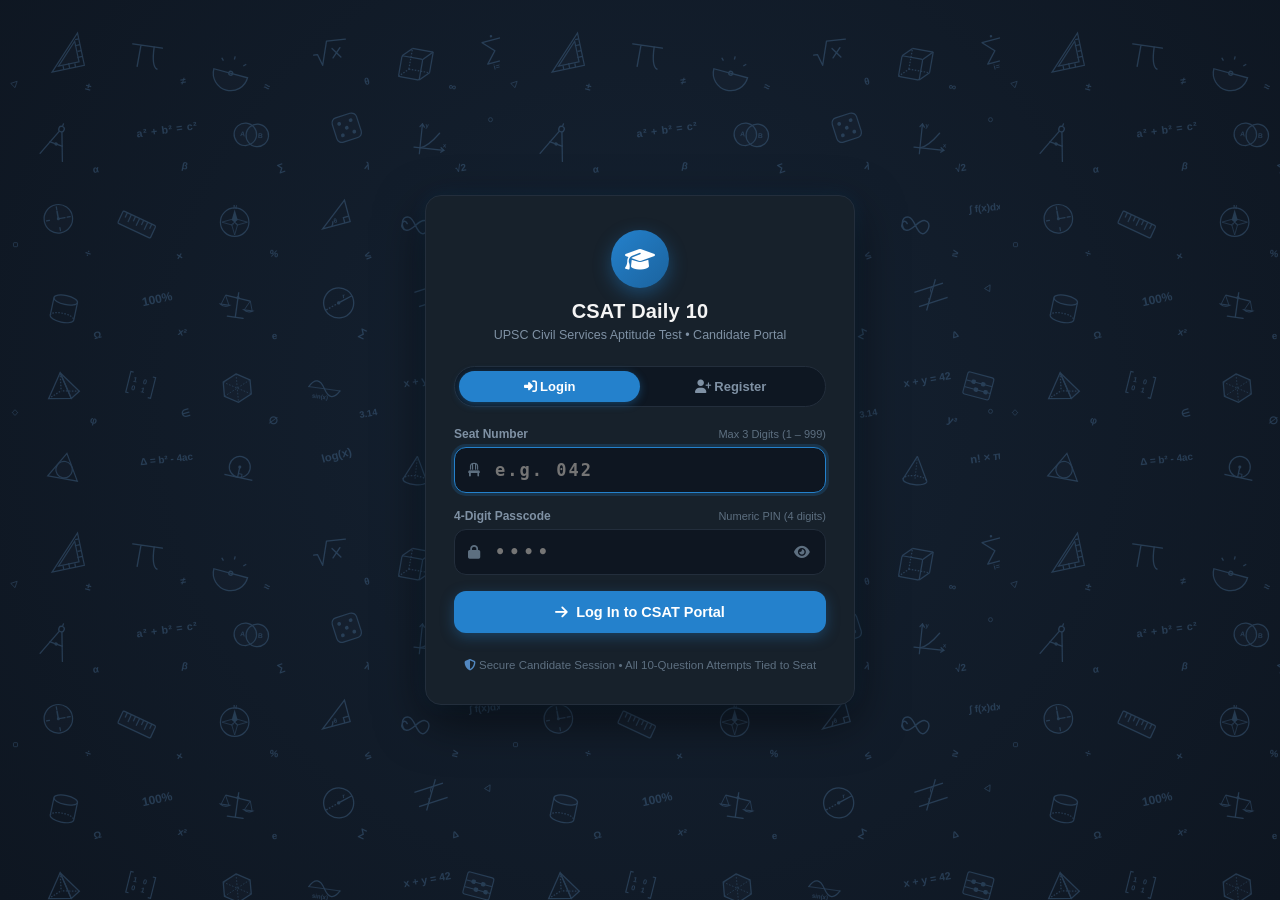
<file: index.html>
<!DOCTYPE html>
<html lang="en">
<head>
  <meta charset="UTF-8">
  <meta name="viewport" content="width=device-width, initial-scale=1.0, maximum-scale=1.0, user-scalable=no, viewport-fit=cover">
  <meta name="theme-color" content="#17212b">
  <meta name="mobile-web-app-capable" content="yes">
  <meta name="apple-mobile-web-app-capable" content="yes">
  <meta name="apple-mobile-web-app-status-bar-style" content="black-translucent">
  <meta name="apple-mobile-web-app-title" content="CSAT Daily">
  <title>CSAT Daily 10 Questions | Daily Practice</title>
  <!-- PWA Manifest & Icons -->
  <link rel="manifest" href="manifest.json">
  <link rel="icon" type="image/png" href="icons/icon-192.png">
  <link rel="apple-touch-icon" href="icons/icon-192.png">
  <!-- Font Awesome Traditional Icons from CDN -->
  <link rel="stylesheet" href="https://cdnjs.cloudflare.com/ajax/libs/font-awesome/6.5.1/css/all.min.css">
  <link rel="stylesheet" href="style.css">
</head>
<body>

  <!-- Telegram Wallpaper with subtle doodle pattern -->
  <div class="tg-wallpaper"></div>

  <!-- Mobile Sidebar Backdrop -->
  <div class="tg-sidebar-backdrop" id="sidebar-backdrop"></div>

  <div id="app-root">

    <!-- LEFT SIDEBAR: Telegram Desktop Style (Drawer on Mobile) -->
    <aside class="tg-sidebar" id="app-sidebar">
      
      <!-- Telegram Search & Menu Header -->
      <div class="tg-sidebar-header">
        <button class="tg-menu-btn" title="Menu" id="btn-sidebar-menu">
          <i class="fa-solid fa-bars"></i>
        </button>
        <div class="tg-search-wrapper">
          <i class="fa-solid fa-magnifying-glass tg-search-icon"></i>
          <input type="text" class="tg-search-input" id="sidebar-search" placeholder="Search daily tests..." autocomplete="off">
        </div>
        <button class="tg-sidebar-close-btn" id="btn-close-sidebar" title="Close Menu">
          <i class="fa-solid fa-xmark"></i>
        </button>
      </div>

      <!-- Telegram Category Pills -->
      <div class="tg-tabs-row">
        <button class="tg-tab-pill active">
          All <span class="tg-tab-count">1</span>
        </button>
        <button class="tg-tab-pill">
          Practice
        </button>
        <button class="tg-tab-pill">
          October 2026
        </button>
      </div>

      <!-- Sections List (Only One Section: Daily 10 Questions) -->
      <div class="tg-sections-list">
        
        <div class="tg-section-item active" id="section-daily-10">
          <div class="tg-avatar">
            <i class="fa-solid fa-book-open"></i>
          </div>
          <div class="tg-section-info">
            <div class="tg-section-row-top">
              <span class="tg-section-title">Daily 10 Questions</span>
              <span class="tg-section-time">Today</span>
            </div>
            <div class="tg-section-row-bottom">
              <span class="tg-section-preview">October 2026 CSAT Series</span>
              <span class="tg-badge badge-green">Active</span>
            </div>
          </div>
        </div>

      </div>

      <!-- Sidebar Footer Info -->
      <div class="tg-sidebar-footer">
        <button class="tg-btn-chrome-install" id="btn-sidebar-install" style="width: 100%; justify-content: center; margin-bottom: 8px;">
          <i class="fa-solid fa-download"></i> Install CSAT App
        </button>
        <div style="display: flex; justify-content: space-between; width: 100%; font-size: 11px; color: var(--tg-text-muted);">
          <div class="tg-app-version">
            <span class="tg-status-dot"></span>
            <span>CSAT Practice System</span>
          </div>
          <span><i class="fa-solid fa-shield-halved"></i> Daily Prep</span>
        </div>
      </div>

    </aside>

    <!-- RIGHT CANVAS / MAIN CONTENT AREA -->
    <main class="tg-main-content">

      <!-- Top Header Bar -->
      <header class="tg-content-header">
        <div class="tg-header-left">
          <button class="tg-mobile-nav-toggle" id="btn-toggle-sidebar" aria-label="Open Navigation">
            <i class="fa-solid fa-bars"></i>
          </button>
          <div class="tg-header-avatar">
            <i class="fa-solid fa-calendar-days"></i>
          </div>
          <div class="tg-header-titles">
            <h2>Daily 10 Questions - October 2026</h2>
            <p id="header-available-count">19 Daily Mock Tests Available &bull; CSAT Practice Tracker</p>
          </div>
        </div>
        <div class="tg-header-right">
          <!-- Candidate Badge & Logout -->
          <div class="tg-candidate-badge" id="tg-header-candidate-badge" title="Logged-in Candidate">
            <div class="tg-candidate-badge-avatar">
              <i class="fa-solid fa-user"></i>
            </div>
            <div class="tg-candidate-badge-text">
              <span class="tg-candidate-badge-name" id="badge-candidate-name">Candidate</span>
              <span class="tg-candidate-badge-seat" id="badge-candidate-seat">Seat #001</span>
            </div>
            <button class="tg-candidate-badge-logout" id="btn-header-logout" title="Switch Seat / Logout">
              <i class="fa-solid fa-arrow-right-from-bracket"></i>
            </button>
          </div>

          <!-- Chrome Install App Button -->
          <button class="tg-btn-chrome-install" id="btn-install-pwa" title="Install UPSC CSAT Daily App on this device">
            <i class="fa-solid fa-download"></i>
            <span>Install App</span>
          </button>
          <div class="tg-header-stat-chip">
            <i class="fa-solid fa-bullseye" style="color: var(--tg-blue-light);"></i>
            <span>Accuracy: <strong id="stat-overall-accuracy">83.5%</strong></span>
          </div>
          <div class="tg-header-stat-chip">
            <i class="fa-solid fa-check-double" style="color: var(--tg-green);"></i>
            <span>Done: <strong id="stat-completed-count">18/19</strong></span>
          </div>
        </div>
      </header>

      <!-- Main View Content Area -->
      <div class="tg-view-scroll">
        <div class="tg-view-inner">

          <!-- HERO CARD: Quiz of Today -->
          <section class="tg-hero-card" id="hero-today-quiz">
            <div class="tg-hero-content">
              <div class="tg-tag-live">
                <span class="tg-pulse-dot"></span>
                <span>Live Today &bull; 19 October 2026</span>
              </div>
              <h1 class="tg-hero-title">Quiz of Today: CSAT Mock 19</h1>
              <p class="tg-hero-desc">
                10 Curated CSAT Questions across Data Interpretation & Sets, Liquid Replacement, Age Digits Reversal, Factorial Divisibility, Probability & Permutations, Linear Cost Equations, Syllogisms, Direction Sense, Work & Wages Pipes, and Letter-Number Series. (+2.5, -0.83).
              </p>
              <div class="tg-hero-meta">
                <span><i class="fa-solid fa-list-ol"></i> 10 Questions</span>
                <span><i class="fa-solid fa-award"></i> 25 Marks</span>
                <span><i class="fa-regular fa-clock"></i> 15 Minutes Recommended</span>
                <span><i class="fa-solid fa-language"></i> English & Hindi</span>
              </div>
            </div>
            <div id="hero-action-container">
              <a href="guidelines.html?date=2026-10-19" class="tg-btn-take-quiz" id="btn-start-today">
                <i class="fa-solid fa-play"></i>
                Take Today's Test
              </a>
            </div>
          </section>

          <!-- SECTION: October Past Test History Tiles -->
          <div class="tg-section-header-row">
            <div>
              <h2 class="tg-section-heading">
                <i class="fa-solid fa-clock-rotate-left" style="color: var(--tg-blue-light);"></i>
                October 2026 Daily Tests History
              </h2>
              <span class="tg-section-subtext">Click any date tile to view score breakdown and accuracy</span>
            </div>
            <div class="tg-header-stat-chip">
              <span>Target: <strong>33% Qualifying CSAT (66/200)</strong></span>
            </div>
          </div>

          <!-- DYNAMIC GRID OF TILES -->
          <div class="tg-october-grid" id="october-tiles-container">
            <!-- Tiles rendered dynamically via script -->
          </div>

        </div>
      </div>

    </main>

  </div>

  <!-- Past Test Review Modal -->
  <div class="tg-modal-overlay" id="history-modal">
    <div class="tg-modal-box">
      <div class="tg-modal-header">
        <h3 id="hist-modal-title">
          <i class="fa-solid fa-chart-pie" style="color: var(--tg-blue-light);"></i>
          Daily Test Summary
        </h3>
        <button class="tg-modal-close-btn" id="btn-close-hist-modal">
          <i class="fa-solid fa-xmark"></i>
        </button>
      </div>
      <div class="tg-modal-body" id="hist-modal-body">
        <!-- Injected via JavaScript -->
      </div>
      <div class="tg-modal-footer">
        <button class="tg-btn-cancel" id="btn-close-hist-footer">Close</button>
        <a href="guidelines.html" class="tg-btn-start-green" style="text-decoration: none;">
          <i class="fa-solid fa-arrow-right"></i> Practice Today's Quiz
        </a>
      </div>
    </div>
  </div>

  <!-- Scripts -->
  <script src="csat_data.js"></script>
  <script src="api.js"></script>
  <script>
    // Dynamic Automated October CSAT Test Series Tracker & Tile Engine
    document.addEventListener("DOMContentLoaded", () => {
      // 0. Enforce Candidate Login
      if (typeof CSAT_API !== 'undefined' && CSAT_API.requireAuth) {
        if (!CSAT_API.requireAuth()) return;
      }

      // Populate Candidate Badge in Header
      const candSeat = (typeof CSAT_API !== 'undefined' && CSAT_API.getSeatNumber) ? CSAT_API.getSeatNumber() : localStorage.getItem("csat_seat_number");
      const candName = (typeof CSAT_API !== 'undefined' && CSAT_API.getCandidateName) ? CSAT_API.getCandidateName() : localStorage.getItem("csat_candidate_name");
      const badgeSeat = document.getElementById("badge-candidate-seat");
      const badgeName = document.getElementById("badge-candidate-name");
      if (badgeSeat && candSeat) badgeSeat.textContent = `Seat #${candSeat}`;
      if (badgeName && candName) badgeName.textContent = candName;

      const btnHeaderLogout = document.getElementById("btn-header-logout");
      if (btnHeaderLogout) {
        btnHeaderLogout.addEventListener("click", () => {
          if (confirm(`Logged in as ${candName || 'Candidate'} (Seat #${candSeat}).\nDo you want to switch seat or logout?`)) {
            if (typeof CSAT_API !== 'undefined' && CSAT_API.logoutCandidate) {
              CSAT_API.logoutCandidate();
            } else {
              localStorage.removeItem("csat_seat_number");
              localStorage.removeItem("csat_candidate_name");
              window.location.href = "login.html";
            }
          }
        });
      }

      const todayDateStr = (typeof getTodayDateStr === 'function') ? getTodayDateStr() : '2026-10-19';
      const todayMockNum = parseInt(todayDateStr.split('-')[2], 10) || 19;
      let currentHistoryData = (typeof OCTOBER_HISTORY_DATA !== 'undefined' && OCTOBER_HISTORY_DATA.length > 0)
        ? OCTOBER_HISTORY_DATA
        : (typeof buildOctoberHistoryData === 'function' ? buildOctoberHistoryData(todayMockNum) : []);
      let totalAvailable = currentHistoryData.length;

      // 1. Update Header Information
      function updateHeaderAvailableCount() {
        const availElem = document.getElementById("header-available-count");
        if (availElem) {
          availElem.innerHTML = `${totalAvailable} Daily Mock Tests Available &bull; CSAT Practice Tracker`;
        }
      }
      updateHeaderAvailableCount();

      // 2. Update Hero Card Dynamically for Active/Today's Mock Test
      const dayMeta = (typeof CSAT_API !== 'undefined' && CSAT_API.getDayMetadata) 
        ? CSAT_API.getDayMetadata(todayDateStr) 
        : { mockNum: todayMockNum, dateTitle: `${todayMockNum} October 2026`, shortDesc: "10 Curated CSAT Questions." };

      const tagLive = document.querySelector("#hero-today-quiz .tg-tag-live");
      if (tagLive) {
        tagLive.innerHTML = `<span class="tg-pulse-dot"></span><span>Live Today &bull; ${dayMeta.dateTitle}</span>`;
      }
      const heroTitle = document.querySelector(".tg-hero-title");
      if (heroTitle) {
        heroTitle.textContent = `Quiz of Today: CSAT Mock ${dayMeta.mockNum}`;
      }
      const heroDesc = document.querySelector(".tg-hero-desc");
      if (heroDesc) {
        heroDesc.textContent = dayMeta.shortDesc;
      }
      const heroBtn = document.getElementById("btn-start-today");
      if (heroBtn) {
        heroBtn.href = `guidelines.html?date=${todayDateStr}`;
      }

      // 3. Render Dynamic Grid of October Tiles
      const container = document.getElementById("october-tiles-container");

      function renderTilesGrid() {
        if (!container) return;
        container.innerHTML = "";

        currentHistoryData.forEach(item => {
          const tile = document.createElement("div");
          tile.className = `tg-date-tile tg-date-tile-${item.dayNum}`;
          const isTodayTile = (item.dayNum === todayMockNum || item.isToday);
          if (isTodayTile) {
            tile.classList.add("tg-tile-today");
          }

          let tileStatus = `
            <span class="tg-tile-status-tag status-tag-${item.dayNum}">
              <i class="fa-solid fa-check"></i> Completed
            </span>
          `;
          if (isTodayTile) {
            tileStatus = `
              <span class="tg-tile-status-tag status-tag-${item.dayNum}" style="background: rgba(36, 129, 204, 0.2); color: var(--tg-blue-light); border-color: rgba(36, 129, 204, 0.4);">
                <i class="fa-solid fa-bolt"></i> Live Test
              </span>
            `;
          }

          let footerAction = ``;
          if (isTodayTile) {
            footerAction = `
              <div style="display: flex; gap: 8px; width: 100%;">
                <a href="guidelines.html?date=${item.fullDateStr || todayDateStr}" class="tg-tile-btn btn-action-${item.dayNum}" style="text-decoration: none; background: var(--tg-blue); color: #fff; flex: 1.2; text-align: center; justify-content: center;">
                  <i class="fa-solid fa-play"></i> Attempt Test
                </a>
                <button class="tg-tile-btn btn-view-hist" data-day="${item.dayNum}" style="flex: 1;">
                  <i class="fa-solid fa-chart-simple"></i> Details
                </button>
              </div>
            `;
          } else {
            footerAction = `
              <div style="display: flex; gap: 8px; width: 100%;">
                <a href="guidelines.html?date=${item.fullDateStr}" class="tg-tile-btn btn-action-${item.dayNum}" style="text-decoration: none; background: var(--tg-panel-header); border: 1px solid var(--tg-border); color: var(--tg-text); flex: 1.2; text-align: center; justify-content: center;">
                  <i class="fa-solid fa-rotate-left"></i> Retake
                </a>
                <button class="tg-tile-btn btn-view-hist" data-day="${item.dayNum}" style="flex: 1;">
                  <i class="fa-solid fa-chart-simple"></i> Details
                </button>
              </div>
            `;
          }

          tile.innerHTML = `
            <div class="tg-tile-top">
              <div>
                <div class="tg-tile-date">${item.dateStr} 2026</div>
                <div class="tg-tile-day">${item.dayName}</div>
              </div>
              ${tileStatus}
            </div>

            <div class="tg-tile-metrics">
              <div class="tg-metric-box">
                <span class="tg-metric-label">Score</span>
                <span class="tg-metric-value">${item.score}</span>
              </div>
              <div class="tg-metric-box" style="text-align: right;">
                <span class="tg-metric-label">Accuracy</span>
                <span class="tg-metric-value accuracy-highlight">${item.accuracy}${typeof item.accuracy === 'number' ? '%' : ''}</span>
              </div>
            </div>

            <div class="tg-tile-footer">
              ${footerAction}
            </div>
          `;

          tile.querySelector(".btn-view-hist")?.addEventListener("click", (e) => {
            e.stopPropagation();
            showHistoryModal(item);
          });

          tile.addEventListener("click", () => {
            showHistoryModal(item);
          });

          container.appendChild(tile);
        });
      }

      renderTilesGrid();

      // Search Filter
      const searchInput = document.getElementById("sidebar-search");
      if (searchInput) {
        searchInput.addEventListener("input", (e) => {
          const q = e.target.value.toLowerCase();
          const tiles = container.querySelectorAll(".tg-date-tile");
          tiles.forEach(t => {
            const text = t.textContent.toLowerCase();
            t.style.display = text.includes(q) ? "flex" : "none";
          });
        });
      }

      // Modal Handlers
      const modal = document.getElementById("history-modal");
      const closeModal = () => modal.classList.remove("active");
      document.getElementById("btn-close-hist-modal")?.addEventListener("click", closeModal);
      document.getElementById("btn-close-hist-footer")?.addEventListener("click", closeModal);
      modal?.addEventListener("click", (e) => {
        if (e.target === modal) closeModal();
      });

      function showHistoryModal(data) {
        document.getElementById("hist-modal-title").innerHTML = `
          <i class="fa-solid fa-chart-pie" style="color: var(--tg-blue-light);"></i>
          Daily Test Summary: ${data.dateStr} 2026 (${data.dayName})
        `;

        const isTodayUncompleted = (data.dayNum === todayMockNum && !data.isCompleted);
        const meta = (typeof CSAT_API !== 'undefined' && CSAT_API.getDayMetadata) 
          ? CSAT_API.getDayMetadata(data.fullDateStr) 
          : { longTopics: "Standard UPSC CSAT Questions." };

        if (isTodayUncompleted) {
          document.getElementById("hist-modal-body").innerHTML = `
            <div class="tg-guidelines-list" style="margin-bottom: 18px;">
              <div class="tg-rule-card">
                <div class="tg-rule-title">Marks Benchmark</div>
                <div class="tg-rule-desc" style="color: var(--tg-green); font-size: 18px;">25.0 Marks (+2.5, -0.83)</div>
              </div>
              <div class="tg-rule-card">
                <div class="tg-rule-title">Qualifying Cutoff</div>
                <div class="tg-rule-desc" style="color: var(--tg-blue-light); font-size: 18px;">33% (8.25 Marks)</div>
              </div>
              <div class="tg-rule-card">
                <div class="tg-rule-title">Question Count</div>
                <div class="tg-rule-desc">10 UPSC CSAT Questions</div>
              </div>
              <div class="tg-rule-card">
                <div class="tg-rule-title">Test Status</div>
                <div class="tg-rule-desc" style="color: var(--tg-green);"><i class="fa-solid fa-circle-check"></i> Ready to Attempt</div>
              </div>
            </div>
            <div class="tg-instructions-text">
              <h4><i class="fa-solid fa-bolt" style="color: var(--tg-blue-light);"></i> ${data.dateStr} 2026 Mock Test Topics</h4>
              <p style="font-size: 13px; color: #a4b4c4; line-height: 1.5; margin-bottom: 14px;">
                ${meta.longTopics}
              </p>
              <div>
                <a href="guidelines.html?date=${data.fullDateStr}" class="tg-btn-start-green" style="text-decoration: none; display: inline-flex; align-items: center; gap: 8px;">
                  <i class="fa-solid fa-play"></i> Attempt ${data.dateStr} Test
                </a>
              </div>
            </div>
          `;
        } else {
          document.getElementById("hist-modal-body").innerHTML = `
            <div class="tg-guidelines-list" style="margin-bottom: 18px;">
              <div class="tg-rule-card">
                <div class="tg-rule-title">Marks Scored</div>
                <div class="tg-rule-desc" style="color: var(--tg-green); font-size: 18px;">${data.score}</div>
              </div>
              <div class="tg-rule-card">
                <div class="tg-rule-title">Accuracy Rate</div>
                <div class="tg-rule-desc" style="color: var(--tg-blue-light); font-size: 18px;">${data.accuracy}%</div>
              </div>
              <div class="tg-rule-card">
                <div class="tg-rule-title">Correct Answers</div>
                <div class="tg-rule-desc">${data.correct || 0} / ${data.questionsAttempted || 10}</div>
              </div>
              <div class="tg-rule-card">
                <div class="tg-rule-title">Incorrect Answers</div>
                <div class="tg-rule-desc" style="color: var(--tg-red);">${data.incorrect || 0} (Negative: -${((data.incorrect || 0) * 0.833).toFixed(2)})</div>
              </div>
            </div>
            <div class="tg-instructions-text">
              <h4><i class="fa-solid fa-lightbulb"></i> Performance Assessment</h4>
              <p style="font-size: 13px; color: #a4b4c4; line-height: 1.5;">
                On ${data.dateStr}, your qualifying score was ${data.score}. Accuracy was ${data.accuracy}%.
                <div style="margin-top: 10px;">
                  <a href="analysis.html?date=${data.fullDateStr}" class="tg-btn-start-green" style="text-decoration: none; display: inline-flex; align-items: center; gap: 6px;">
                    <i class="fa-solid fa-chart-line"></i> View Detailed Analysis
                  </a>
                </div>
              </p>
            </div>
          `;
        }
        modal.classList.add("active");
      }

      // Mobile Sidebar Drawer Toggle
      const sidebar = document.getElementById("app-sidebar");
      const backdrop = document.getElementById("sidebar-backdrop");
      const openBtn = document.getElementById("btn-toggle-sidebar");
      const closeBtn = document.getElementById("btn-close-sidebar");

      function openMobileSidebar() {
        if (sidebar) sidebar.classList.add("mobile-open");
        if (backdrop) backdrop.classList.add("active");
      }

      function closeMobileSidebar() {
        if (sidebar) sidebar.classList.remove("mobile-open");
        if (backdrop) backdrop.classList.remove("active");
      }

      if (openBtn) openBtn.addEventListener("click", openMobileSidebar);
      if (closeBtn) closeBtn.addEventListener("click", closeMobileSidebar);
      if (backdrop) backdrop.addEventListener("click", closeMobileSidebar);

      function updateHeaderChips() {
        const total = currentHistoryData.length;
        const completedTests = currentHistoryData.filter(d => d.isCompleted);
        const countElem = document.getElementById("stat-completed-count");
        if (countElem) {
          countElem.textContent = `${completedTests.length}/${total}`;
        }
        const accElem = document.getElementById("stat-overall-accuracy");
        if (accElem && completedTests.length > 0) {
          const sumAcc = completedTests.reduce((acc, curr) => acc + (parseFloat(curr.accuracy) || 0), 0);
          const avgAcc = (sumAcc / completedTests.length).toFixed(1);
          accElem.textContent = `${avgAcc}%`;
        }
      }

      // Applies status to the main/today hero and today's active tile
      function applyTodayTestStatus(check) {
        if (!check) return;
        const heroContainer = document.getElementById("hero-action-container");
        const tagLiveElem = document.querySelector("#hero-today-quiz .tg-tag-live");
        const activeTile = document.querySelector(`.tg-date-tile-${todayMockNum}`);
        const activeTileFooter = document.querySelector(`.tg-date-tile-${todayMockNum} .tg-tile-footer`);
        const activeTag = document.querySelector(`.status-tag-${todayMockNum}`);
        const dayData = currentHistoryData.find(d => d.dayNum === todayMockNum);

        // CASE 1: In-Progress Test -> Show BOTH Resume and Restart
        if (check.hasActive && !check.isCompleted) {
          const qNum = (check.currentQuestionIndex || 0) + 1;
          const answersCount = check.answersCount || 0;

          // 1. Update Hero Card
          if (heroContainer) {
            heroContainer.innerHTML = `
              <div style="display: flex; flex-direction: column; gap: 8px; align-items: flex-end;">
                <div style="display: flex; gap: 10px; align-items: center; flex-wrap: wrap; justify-content: flex-end;">
                  <a href="quiz.html?date=${todayDateStr}" class="tg-btn-take-quiz" id="btn-hero-resume" style="background: linear-gradient(135deg, #2481cc 0%, #1a659e 100%); box-shadow: 0 4px 18px rgba(36, 129, 204, 0.45); text-decoration: none;">
                    <i class="fa-solid fa-play"></i> Resume Test (Q${qNum})
                  </a>
                  <button class="tg-btn-hero-restart" id="btn-hero-restart" title="Discard active progress and restart from Question 1">
                    <i class="fa-solid fa-rotate-left"></i> Restart Test
                  </button>
                </div>
                <span style="font-size: 11.5px; color: var(--tg-blue-light); margin-top: 2px;">
                  <i class="fa-solid fa-clock-rotate-left"></i> ${answersCount} of 10 questions answered
                </span>
              </div>
            `;

            document.getElementById("btn-hero-restart")?.addEventListener("click", async () => {
              if (confirm(`Are you sure you want to discard your previous attempt and restart CSAT Mock ${todayMockNum} from Question 1?`)) {
                const btn = document.getElementById("btn-hero-restart");
                if (btn) {
                  btn.disabled = true;
                  btn.innerHTML = `<i class="fa-solid fa-spinner fa-spin"></i> Resetting...`;
                }
                if (typeof CSAT_API !== 'undefined' && CSAT_API.clearActiveAttempt) {
                  await CSAT_API.clearActiveAttempt(todayDateStr);
                }
                window.location.href = `guidelines.html?date=${todayDateStr}`;
              }
            });
          }

          // 2. Update Live Tag in Hero
          if (tagLiveElem) {
            tagLiveElem.style.background = "rgba(36, 129, 204, 0.2)";
            tagLiveElem.style.borderColor = "rgba(36, 129, 204, 0.5)";
            tagLiveElem.style.color = "var(--tg-blue-light)";
            tagLiveElem.innerHTML = `
              <span class="tg-pulse-dot" style="background: var(--tg-blue);"></span>
              <span>In Progress &bull; ${answersCount} of 10 Answered</span>
            `;
          }

          // 3. Update Today's Tile with Resume and Restart
          if (activeTileFooter) {
            activeTileFooter.innerHTML = `
              <div style="display: flex; gap: 6px; width: 100%; align-items: center;">
                <a href="quiz.html?date=${todayDateStr}" class="tg-tile-btn" style="text-decoration: none; background: var(--tg-blue); color: #fff; flex: 1.2; text-align: center; justify-content: center;">
                  <i class="fa-solid fa-play"></i> Resume (Q${qNum})
                </a>
                <button class="tg-tile-btn btn-tile-restart-today" style="flex: 1; text-align: center; justify-content: center; color: var(--tg-text-secondary);" title="Restart test from Question 1">
                  <i class="fa-solid fa-rotate-left"></i> Restart
                </button>
                <button class="tg-tile-btn btn-view-hist" data-day="${todayMockNum}" style="padding: 6px 9px;" title="View Syllabus & Details">
                  <i class="fa-solid fa-chart-simple"></i>
                </button>
              </div>
            `;

            activeTileFooter.querySelector(".btn-tile-restart-today")?.addEventListener("click", async (e) => {
              e.stopPropagation();
              if (confirm(`Restart CSAT Mock ${todayMockNum} from Question 1?`)) {
                if (typeof CSAT_API !== 'undefined' && CSAT_API.clearActiveAttempt) {
                  await CSAT_API.clearActiveAttempt(todayDateStr);
                }
                window.location.href = `guidelines.html?date=${todayDateStr}`;
              }
            });

            activeTileFooter.querySelector(".btn-view-hist")?.addEventListener("click", (e) => {
              e.stopPropagation();
              showHistoryModal(dayData);
            });
          }

          if (activeTag) {
            activeTag.innerHTML = `<i class="fa-solid fa-clock-rotate-left"></i> In Progress`;
            activeTag.style.background = "rgba(36, 129, 204, 0.2)";
            activeTag.style.color = "var(--tg-blue-light)";
            activeTag.style.borderColor = "rgba(36, 129, 204, 0.4)";
          }

        // CASE 2: Completed Test -> Show Real Score, Accuracy, Scorecard & Retake
        } else if (check.isCompleted) {
          const scoreVal = check.score !== undefined ? check.score : 0;
          const accuracyVal = check.accuracy !== undefined ? check.accuracy : 0;

          if (dayData) {
            dayData.score = `${scoreVal} / 25`;
            dayData.accuracy = accuracyVal;
            dayData.correct = check.correctCount !== undefined ? check.correctCount : Math.round((accuracyVal / 100) * 10);
            dayData.incorrect = check.incorrectCount !== undefined ? check.incorrectCount : (10 - dayData.correct);
            dayData.questionsAttempted = 10;
            dayData.isCompleted = true;
          }

          // 1. Update Tile Score & Accuracy
          if (activeTile) {
            const metricValues = activeTile.querySelectorAll(".tg-metric-value");
            if (metricValues.length >= 2) {
              metricValues[0].textContent = `${scoreVal} / 25`;
              metricValues[1].textContent = `${accuracyVal}%`;
            }
          }

          // 2. Update Tile Tag
          if (activeTag) {
            activeTag.innerHTML = `<i class="fa-solid fa-check"></i> Completed`;
            activeTag.style.background = "rgba(52, 199, 89, 0.15)";
            activeTag.style.borderColor = "var(--tg-green)";
            activeTag.style.color = "var(--tg-green)";
          }

          // 3. Update Hero Card
          if (heroContainer) {
            heroContainer.innerHTML = `
              <div style="display: flex; gap: 10px; align-items: center; flex-wrap: wrap; justify-content: flex-end;">
                <a href="analysis.html?date=${todayDateStr}" class="tg-btn-take-quiz" style="background: linear-gradient(135deg, #2ea94f 0%, #1e823b 100%); box-shadow: 0 4px 18px rgba(46, 169, 79, 0.4); text-decoration: none;">
                  <i class="fa-solid fa-chart-line"></i> View Analysis
                </a>
                <button class="tg-btn-hero-restart" id="btn-hero-retake" title="Retake mock test">
                  <i class="fa-solid fa-rotate-left"></i> Retake Test
                </button>
              </div>
            `;

            document.getElementById("btn-hero-retake")?.addEventListener("click", async () => {
              if (confirm(`Would you like to retake CSAT Mock ${todayMockNum}? Your new responses will be recorded.`)) {
                if (typeof CSAT_API !== 'undefined' && CSAT_API.clearActiveAttempt) {
                  await CSAT_API.clearActiveAttempt(todayDateStr);
                }
                window.location.href = `guidelines.html?date=${todayDateStr}`;
              }
            });
          }

          if (tagLiveElem) {
            tagLiveElem.style.background = "rgba(52, 199, 89, 0.2)";
            tagLiveElem.style.borderColor = "rgba(52, 199, 89, 0.5)";
            tagLiveElem.style.color = "var(--tg-green)";
            tagLiveElem.innerHTML = `
              <span class="tg-pulse-dot" style="background: var(--tg-green);"></span>
              <span>Completed &bull; Score: ${scoreVal} / 25 (${accuracyVal}%)</span>
            `;
          }

          // 4. Update Tile Footer
          if (activeTileFooter) {
            activeTileFooter.innerHTML = `
              <div style="display: flex; gap: 6px; width: 100%; align-items: center;">
                <a href="analysis.html?date=${todayDateStr}" class="tg-tile-btn" style="text-decoration: none; background: var(--tg-green-dark); color: #fff; flex: 1.2; text-align: center; justify-content: center;">
                  <i class="fa-solid fa-chart-line"></i> Scorecard
                </a>
                <button class="tg-tile-btn btn-tile-retake-today" style="flex: 1; text-align: center; justify-content: center; color: var(--tg-text-secondary);">
                  <i class="fa-solid fa-rotate-left"></i> Retake
                </button>
                <button class="tg-tile-btn btn-view-hist" data-day="${todayMockNum}" style="padding: 6px 9px;">
                  <i class="fa-solid fa-chart-simple"></i>
                </button>
              </div>
            `;

            activeTileFooter.querySelector(".btn-tile-retake-today")?.addEventListener("click", async (e) => {
              e.stopPropagation();
              if (confirm(`Retake CSAT Mock ${todayMockNum} from Question 1?`)) {
                if (typeof CSAT_API !== 'undefined' && CSAT_API.clearActiveAttempt) {
                  await CSAT_API.clearActiveAttempt(todayDateStr);
                }
                window.location.href = `guidelines.html?date=${todayDateStr}`;
              }
            });

            activeTileFooter.querySelector(".btn-view-hist")?.addEventListener("click", (e) => {
              e.stopPropagation();
              showHistoryModal(dayData);
            });
          }

          updateHeaderChips();
        }
      }

      // Update past test tiles (Day 18, 17, 16, 15, etc.)
      function applyPastTestStatus(dayNum, check) {
        if (!check) return;
        const tile = document.querySelector(`.tg-date-tile-${dayNum}`);
        const tileFooter = document.querySelector(`.tg-date-tile-${dayNum} .tg-tile-footer`);
        const tag = document.querySelector(`.status-tag-${dayNum}`);
        const dayData = currentHistoryData.find(d => d.dayNum === dayNum);
        const dateStr = `2026-10-${dayNum < 10 ? '0' + dayNum : dayNum}`;

        if (check.hasActive && !check.isCompleted) {
          const qNum = (check.currentQuestionIndex || 0) + 1;
          if (tag) {
            tag.innerHTML = `<i class="fa-solid fa-clock-rotate-left"></i> In Progress`;
            tag.style.background = "rgba(36, 129, 204, 0.2)";
            tag.style.color = "var(--tg-blue-light)";
            tag.style.borderColor = "rgba(36, 129, 204, 0.4)";
          }
          if (tileFooter) {
            tileFooter.innerHTML = `
              <div style="display: flex; gap: 6px; width: 100%; align-items: center;">
                <a href="quiz.html?date=${dateStr}" class="tg-tile-btn" style="text-decoration: none; background: var(--tg-blue); color: #fff; flex: 1.2; text-align: center; justify-content: center;">
                  <i class="fa-solid fa-play"></i> Resume (Q${qNum})
                </a>
                <button class="tg-tile-btn btn-restart-${dayNum}" style="flex: 1; text-align: center; justify-content: center; color: var(--tg-text-secondary);">
                  <i class="fa-solid fa-rotate-left"></i> Restart
                </button>
                <button class="tg-tile-btn btn-view-hist" data-day="${dayNum}" style="padding: 6px 9px;">
                  <i class="fa-solid fa-chart-simple"></i>
                </button>
              </div>
            `;
            tileFooter.querySelector(`.btn-restart-${dayNum}`)?.addEventListener("click", async (e) => {
              e.stopPropagation();
              if (confirm(`Restart ${dayNum} Oct test from Question 1?`)) {
                await CSAT_API.clearActiveAttempt(dateStr);
                window.location.href = `guidelines.html?date=${dateStr}`;
              }
            });
            tileFooter.querySelector(".btn-view-hist")?.addEventListener("click", (e) => {
              e.stopPropagation();
              showHistoryModal(dayData);
            });
          }
        } else if (check.isCompleted) {
          const score = check.score !== undefined ? check.score : 0;
          const acc = check.accuracy !== undefined ? check.accuracy : 0;
          if (tile) {
            const metricValues = tile.querySelectorAll(".tg-metric-value");
            if (metricValues.length >= 2) {
              metricValues[0].textContent = `${score} / 25`;
              metricValues[1].textContent = `${acc}%`;
            }
          }
          if (tag) {
            tag.innerHTML = `<i class="fa-solid fa-check"></i> Completed`;
            tag.style.background = "rgba(52, 199, 89, 0.15)";
            tag.style.borderColor = "var(--tg-green)";
            tag.style.color = "var(--tg-green)";
          }
        }
      }

      // Check local cache synchronously first (0ms instantaneous render)
      try {
        const localActiveStr = localStorage.getItem(`csat_active_quiz_state_${todayDateStr}`) || localStorage.getItem("csat_daily_test_state") || localStorage.getItem("csat_active_quiz_state");
        const localResultStr = localStorage.getItem(`csat_test_result_${todayDateStr}`) || localStorage.getItem(`csat_result_${todayDateStr}`) || localStorage.getItem("csat_daily_test_result");
        if (localResultStr) {
          const res = JSON.parse(localResultStr);
          if (res.testDate === todayDateStr || res.testDate?.includes(String(todayMockNum)) || !res.testDate) {
            applyTodayTestStatus({
              isCompleted: true,
              hasActive: false,
              score: res.totalScore || 0,
              accuracy: res.accuracy || 0,
              correctCount: res.correctCount || 0,
              incorrectCount: res.incorrectCount || 0
            });
          }
        } else if (localActiveStr) {
          const act = JSON.parse(localActiveStr);
          if (act.testDate === todayDateStr || !act.testDate) {
            if (act.status === "completed") {
              applyTodayTestStatus({
                isCompleted: true,
                hasActive: false,
                score: act.totalScore || act.score || 0,
                accuracy: act.accuracy || 0
              });
            } else {
              const ansCount = Object.keys(act.answers || {}).length;
              const hasProg = ansCount > 0 || (act.currentQuestionIndex && act.currentQuestionIndex > 0) || act.status === "in_progress";
              if (hasProg) {
                applyTodayTestStatus({
                  hasActive: true,
                  isCompleted: false,
                  currentQuestionIndex: act.currentQuestionIndex || 0,
                  answersCount: ansCount
                });
              }
            }
          }
        }

        // Also check all past days from local storage
        currentHistoryData.forEach(item => {
          if (item.dayNum !== todayMockNum) {
            const resStr = localStorage.getItem(`csat_result_${item.fullDateStr}`) || localStorage.getItem(`csat_test_result_${item.fullDateStr}`);
            if (resStr) {
              try {
                const res = JSON.parse(resStr);
                applyPastTestStatus(item.dayNum, { isCompleted: true, score: res.totalScore, accuracy: res.accuracy });
              } catch (e) {}
            }
          }
        });
      } catch (err) {
        console.warn("Immediate local check error:", err);
      }

      // Check for In-Progress / Completed tests from Supabase Cloud
      async function checkCloudStatus() {
        if (typeof CSAT_API !== 'undefined') {
          try {
            // 1. Sync available dates from Supabase
            if (CSAT_API.getAvailableDates) {
              const cloudDates = await CSAT_API.getAvailableDates();
              if (Array.isArray(cloudDates) && cloudDates.length > 0) {
                let highestDay = currentHistoryData[0]?.dayNum || 19;
                cloudDates.forEach(cd => {
                  const d = parseInt(cd.split('-')[2], 10);
                  if (d && d > highestDay) highestDay = d;
                });
                if (highestDay > (currentHistoryData[0]?.dayNum || 19)) {
                  currentHistoryData = buildOctoberHistoryData(highestDay);
                  totalAvailable = currentHistoryData.length;
                  updateHeaderAvailableCount();
                  renderTilesGrid();
                  updateHeaderChips();
                }
              }
            }

            // 2. Check today's active/completed status
            const checkToday = await CSAT_API.checkActiveAttempt(todayDateStr);
            if (checkToday && (checkToday.hasActive || checkToday.isCompleted)) {
              applyTodayTestStatus(checkToday);
            }

            // 3. Check past days from cloud (recent past tests)
            const recentPast = currentHistoryData.filter(d => d.dayNum !== todayMockNum).slice(0, 6);
            for (const item of recentPast) {
              const checkPast = await CSAT_API.checkActiveAttempt(item.fullDateStr);
              if (checkPast && (checkPast.hasActive || checkPast.isCompleted)) {
                applyPastTestStatus(item.dayNum, checkPast);
              }
            }
          } catch (err) {
            console.warn("Cloud test status check error:", err);
          }
        }
      }

      checkCloudStatus();

      // Auto-unlock listener for next day 00:01 AM IST
      const nowIST = getNowIST();
      const nextMidnightIST = new Date(nowIST.getFullYear(), nowIST.getMonth(), nowIST.getDate() + 1, 0, 1, 0);
      const msUntilNextDay = nextMidnightIST.getTime() - nowIST.getTime();
      if (msUntilNextDay > 0 && msUntilNextDay <= 86400000) {
        setTimeout(() => {
          window.location.reload();
        }, msUntilNextDay);
      }
    });
  </script>
  <script src="pwa.js"></script>
</body>
</html>
</file>
<file: style.css>
/* ==========================================================================
   Telegram Dark Theme - CSAT Daily 10 Questions Productivity Web App
   Strict adherence to Telegram desktop/web aesthetic:
   - Palette: #0e1621 (canvas), #17212b (panels), #242f3d (card surfaces/borders)
   - Telegram Blue: #2481cc / #5288c1
   - Telegram Green: #34c759 / #2ea94f
   - Telegram Red: #e53935
   - Clean, traditional terminology, zero corporate jargon
   ========================================================================== */

:root {
  --tg-bg-canvas: #0e1621;
  --tg-panel-bg: #17212b;
  --tg-surface: #242f3d;
  --tg-surface-hover: #2b394a;
  --tg-surface-active: #2f6ea5;
  --tg-border: #232e3c;
  --tg-border-light: rgba(255, 255, 255, 0.08);

  --tg-blue: #2481cc;
  --tg-blue-hover: #2ba2f2;
  --tg-blue-light: #5288c1;
  --tg-green: #34c759;
  --tg-green-dark: #2ea94f;
  --tg-green-glow: rgba(52, 199, 89, 0.25);
  --tg-red: #e53935;
  --tg-red-glow: rgba(229, 57, 53, 0.25);
  --tg-amber: #f5a623;

  --tg-text-primary: #f5f5f5;
  --tg-text-secondary: #7f91a4;
  --tg-text-muted: #5d6f80;
  --tg-text-link: #6ab2f2;

  --tg-radius-sm: 8px;
  --tg-radius-md: 12px;
  --tg-radius-lg: 16px;
  --tg-radius-pill: 9999px;

  --tg-font-sans: -apple-system, BlinkMacSystemFont, "Segoe UI", Roboto, "Helvetica Neue", Arial, sans-serif;
  --tg-transition-fast: 0.18s cubic-bezier(0.2, 0.8, 0.2, 1);
  --tg-transition-slide: 0.24s cubic-bezier(0.25, 1, 0.5, 1);
}

*, *::before, *::after {
  box-sizing: border-box;
  margin: 0;
  padding: 0;
}

html, body {
  width: 100%;
  height: 100%;
  font-family: var(--tg-font-sans);
  background-color: var(--tg-bg-canvas);
  color: var(--tg-text-primary);
  overflow: hidden;
  -webkit-font-smoothing: antialiased;
}

/* Telegram Subtle Math Doodle Wallpaper (Numbers, Algebra, Geometry) */
.tg-wallpaper {
  position: fixed;
  inset: 0;
  pointer-events: none;
  background-color: var(--tg-bg-canvas);
  background-image: 
    url("math-wallpaper.svg"),
    radial-gradient(circle at 50% 45%, #152232 0%, #0e1621 100%);
  background-repeat: repeat, no-repeat;
  background-size: 500px 500px, cover;
  background-position: 0 0, center center;
  z-index: 0;
}

/* App Main Container Layout */
#app-root {
  position: relative;
  width: 100vw;
  height: 100vh;
  display: flex;
  overflow: hidden;
  z-index: 1;
}

/* ==========================================================================
   LEFT SIDEBAR (Telegram Desktop Style)
   ========================================================================== */
.tg-sidebar {
  width: 380px;
  min-width: 320px;
  max-width: 440px;
  height: 100%;
  background: var(--tg-panel-bg);
  border-right: 1px solid var(--tg-border);
  display: flex;
  flex-direction: column;
  z-index: 10;
  box-shadow: 2px 0 16px rgba(0, 0, 0, 0.35);
  transition: transform var(--tg-transition-fast);
}

.tg-sidebar-header {
  padding: 14px 16px 10px 16px;
  display: flex;
  align-items: center;
  gap: 12px;
}

.tg-menu-btn {
  background: transparent;
  border: none;
  color: var(--tg-text-secondary);
  width: 36px;
  height: 36px;
  border-radius: 50%;
  display: flex;
  align-items: center;
  justify-content: center;
  cursor: pointer;
  transition: background var(--tg-transition-fast), color var(--tg-transition-fast);
}

.tg-menu-btn:hover {
  background: var(--tg-surface);
  color: var(--tg-text-primary);
}

.tg-search-wrapper {
  flex: 1;
  position: relative;
  display: flex;
  align-items: center;
}

.tg-search-icon {
  position: absolute;
  left: 14px;
  width: 16px;
  height: 16px;
  color: var(--tg-text-muted);
  pointer-events: none;
}

.tg-search-input {
  width: 100%;
  height: 38px;
  background: var(--tg-surface);
  border: 1px solid transparent;
  border-radius: var(--tg-radius-pill);
  padding: 0 14px 0 38px;
  font-size: 13.5px;
  color: var(--tg-text-primary);
  outline: none;
  transition: border-color var(--tg-transition-fast), background var(--tg-transition-fast);
}

.tg-search-input::placeholder {
  color: var(--tg-text-muted);
}

.tg-search-input:focus {
  border-color: var(--tg-blue);
  background: #1e2836;
}

/* Telegram Filter Tabs Row */
.tg-tabs-row {
  display: flex;
  align-items: center;
  gap: 6px;
  padding: 4px 14px 12px 14px;
  border-bottom: 1px solid var(--tg-border);
  overflow-x: auto;
  scrollbar-width: none;
}
.tg-tabs-row::-webkit-scrollbar { display: none; }

.tg-tab-pill {
  background: transparent;
  border: none;
  color: var(--tg-text-secondary);
  font-size: 13px;
  font-weight: 500;
  padding: 6px 14px;
  border-radius: var(--tg-radius-pill);
  cursor: pointer;
  display: inline-flex;
  align-items: center;
  gap: 6px;
  transition: all var(--tg-transition-fast);
  white-space: nowrap;
}

.tg-tab-pill:hover {
  background: var(--tg-surface);
  color: var(--tg-text-primary);
}

.tg-tab-pill.active {
  background: var(--tg-blue);
  color: #ffffff;
}

.tg-tab-count {
  font-size: 11px;
  background: rgba(255, 255, 255, 0.22);
  color: #fff;
  border-radius: var(--tg-radius-pill);
  padding: 1px 6px;
  font-weight: 600;
}

/* Sections List */
.tg-sections-list {
  flex: 1;
  overflow-y: auto;
  padding: 6px 0;
}

.tg-section-item {
  display: flex;
  align-items: center;
  gap: 12px;
  padding: 12px 16px;
  cursor: pointer;
  border-left: 3px solid transparent;
  transition: background var(--tg-transition-fast);
  user-select: none;
}

.tg-section-item:hover {
  background: rgba(36, 47, 61, 0.6);
}

.tg-section-item.active {
  background: #2b5278;
  border-left-color: var(--tg-blue-light);
}

.tg-avatar {
  width: 46px;
  height: 46px;
  min-width: 46px;
  border-radius: 50%;
  background: linear-gradient(135deg, #2481cc 0%, #1e6bb8 100%);
  display: flex;
  align-items: center;
  justify-content: center;
  color: #ffffff;
  box-shadow: 0 2px 8px rgba(0, 0, 0, 0.2);
}

.tg-avatar svg {
  width: 22px;
  height: 22px;
}

.tg-section-info {
  flex: 1;
  min-width: 0;
}

.tg-section-row-top {
  display: flex;
  justify-content: space-between;
  align-items: center;
  margin-bottom: 3px;
}

.tg-section-title {
  font-size: 14.5px;
  font-weight: 600;
  color: var(--tg-text-primary);
  white-space: nowrap;
  overflow: hidden;
  text-overflow: ellipsis;
}

.tg-section-time {
  font-size: 11.5px;
  color: var(--tg-text-secondary);
}

.tg-section-item.active .tg-section-time {
  color: #bcd4e6;
}

.tg-section-row-bottom {
  display: flex;
  justify-content: space-between;
  align-items: center;
}

.tg-section-preview {
  font-size: 13px;
  color: var(--tg-text-secondary);
  white-space: nowrap;
  overflow: hidden;
  text-overflow: ellipsis;
  max-width: 200px;
}

.tg-section-item.active .tg-section-preview {
  color: #d0e4f5;
}

.tg-badge {
  font-size: 11px;
  font-weight: 600;
  padding: 2px 7px;
  border-radius: var(--tg-radius-pill);
  background: var(--tg-blue);
  color: #ffffff;
}

.tg-badge.badge-green {
  background: var(--tg-green-dark);
}

/* Sidebar Footer Info */
.tg-sidebar-footer {
  padding: 12px 16px;
  border-top: 1px solid var(--tg-border);
  display: flex;
  align-items: center;
  justify-content: space-between;
  font-size: 12px;
  color: var(--tg-text-muted);
}

.tg-app-version {
  display: flex;
  align-items: center;
  gap: 6px;
}

.tg-status-dot {
  width: 8px;
  height: 8px;
  background: var(--tg-green);
  border-radius: 50%;
  box-shadow: 0 0 6px var(--tg-green);
}

/* ==========================================================================
   MAIN CONTENT AREA (Telegram Right Canvas)
   ========================================================================== */
.tg-main-content {
  flex: 1;
  height: 100%;
  display: flex;
  flex-direction: column;
  position: relative;
  overflow: hidden;
  background: transparent;
}

/* Main Top Header */
.tg-content-header {
  height: 56px;
  padding: 0 24px;
  background: var(--tg-panel-bg);
  border-bottom: 1px solid var(--tg-border);
  display: flex;
  align-items: center;
  justify-content: space-between;
  z-index: 5;
  box-shadow: 0 1px 6px rgba(0, 0, 0, 0.25);
}

.tg-header-left {
  display: flex;
  align-items: center;
  gap: 14px;
}

.tg-header-avatar {
  width: 38px;
  height: 38px;
  border-radius: 50%;
  background: linear-gradient(135deg, #2481cc 0%, #1e6bb8 100%);
  display: flex;
  align-items: center;
  justify-content: center;
  color: #fff;
}

.tg-header-titles h2 {
  font-size: 15px;
  font-weight: 600;
  color: var(--tg-text-primary);
  line-height: 1.2;
}

.tg-header-titles p {
  font-size: 12px;
  color: var(--tg-text-secondary);
}

.tg-header-right {
  display: flex;
  align-items: center;
  gap: 12px;
}

.tg-header-stat-chip {
  background: var(--tg-surface);
  padding: 5px 12px;
  border-radius: var(--tg-radius-pill);
  font-size: 12.5px;
  color: var(--tg-text-secondary);
  display: flex;
  align-items: center;
  gap: 6px;
}

.tg-header-stat-chip strong {
  color: var(--tg-blue-light);
}

/* View Container */
.tg-view-scroll {
  flex: 1;
  overflow-y: auto;
  padding: 24px;
  position: relative;
  display: flex;
  flex-direction: column;
  align-items: center;
}

.tg-view-inner {
  width: 100%;
  max-width: 1060px;
}

/* ==========================================================================
   VIEW 1: DASHBOARD TILES (Today's Quiz + Past October Dates)
   ========================================================================== */
.tg-hero-card {
  background: linear-gradient(135deg, #1b3046 0%, #172433 100%);
  border: 1px solid #284461;
  border-radius: var(--tg-radius-lg);
  padding: 22px 26px;
  margin-bottom: 24px;
  display: flex;
  justify-content: space-between;
  align-items: center;
  box-shadow: 0 6px 20px rgba(0, 0, 0, 0.35);
  position: relative;
  overflow: hidden;
}

.tg-hero-card::before {
  content: "";
  position: absolute;
  top: -50px;
  right: -50px;
  width: 160px;
  height: 160px;
  background: radial-gradient(circle, rgba(36, 129, 204, 0.25) 0%, transparent 70%);
  pointer-events: none;
}

.tg-hero-content {
  max-width: 65%;
}

.tg-tag-live {
  display: inline-flex;
  align-items: center;
  gap: 6px;
  background: rgba(52, 199, 89, 0.18);
  border: 1px solid rgba(52, 199, 89, 0.4);
  color: var(--tg-green);
  font-size: 11.5px;
  font-weight: 700;
  text-transform: uppercase;
  letter-spacing: 0.5px;
  padding: 3px 10px;
  border-radius: var(--tg-radius-pill);
  margin-bottom: 10px;
}

.tg-pulse-dot {
  width: 7px;
  height: 7px;
  background: var(--tg-green);
  border-radius: 50%;
  animation: pulse 1.6s infinite;
}

@keyframes pulse {
  0% { transform: scale(0.95); opacity: 0.8; }
  50% { transform: scale(1.35); opacity: 1; box-shadow: 0 0 8px var(--tg-green); }
  100% { transform: scale(0.95); opacity: 0.8; }
}

.tg-hero-title {
  font-size: 21px;
  font-weight: 700;
  color: #ffffff;
  margin-bottom: 6px;
}

.tg-hero-desc {
  font-size: 13.5px;
  color: #a4b7ca;
  line-height: 1.5;
}

.tg-hero-meta {
  display: flex;
  gap: 16px;
  margin-top: 12px;
  font-size: 12.5px;
  color: #8da4be;
}

.tg-hero-meta span {
  display: flex;
  align-items: center;
  gap: 5px;
}

.tg-btn-take-quiz {
  background: var(--tg-blue);
  color: #ffffff;
  border: none;
  font-size: 14.5px;
  font-weight: 600;
  padding: 13px 28px;
  border-radius: var(--tg-radius-pill);
  cursor: pointer;
  display: inline-flex;
  align-items: center;
  gap: 9px;
  box-shadow: 0 4px 14px rgba(36, 129, 204, 0.4);
  transition: all var(--tg-transition-fast);
  white-space: nowrap;
}

.tg-btn-take-quiz:hover {
  background: var(--tg-blue-hover);
  transform: translateY(-2px);
  box-shadow: 0 6px 18px rgba(36, 129, 204, 0.55);
}

.tg-btn-hero-restart {
  background: rgba(255, 255, 255, 0.08);
  border: 1px solid var(--tg-border-light);
  color: var(--tg-text-secondary);
  font-size: 13.5px;
  font-weight: 600;
  padding: 12px 22px;
  border-radius: var(--tg-radius-pill);
  cursor: pointer;
  display: inline-flex;
  align-items: center;
  gap: 8px;
  transition: all var(--tg-transition-fast);
  white-space: nowrap;
}

.tg-btn-hero-restart:hover {
  background: rgba(239, 83, 80, 0.15);
  color: #ff6b6b;
  border-color: rgba(239, 83, 80, 0.4);
  transform: translateY(-1px);
}

/* Month Grid Section */
.tg-section-header-row {
  display: flex;
  justify-content: space-between;
  align-items: center;
  margin-bottom: 16px;
}

.tg-section-heading {
  font-size: 16px;
  font-weight: 600;
  color: var(--tg-text-primary);
  display: flex;
  align-items: center;
  gap: 8px;
}

.tg-section-subtext {
  font-size: 12.5px;
  color: var(--tg-text-secondary);
}

.tg-october-grid {
  display: grid;
  grid-template-columns: repeat(auto-fill, minmax(230px, 1fr));
  gap: 14px;
}

.tg-date-tile {
  background: var(--tg-panel-bg);
  border: 1px solid var(--tg-border);
  border-radius: var(--tg-radius-md);
  padding: 16px;
  transition: all var(--tg-transition-fast);
  display: flex;
  flex-direction: column;
  justify-content: space-between;
  cursor: pointer;
  position: relative;
}

.tg-date-tile:hover {
  background: var(--tg-surface);
  border-color: #35475b;
  transform: translateY(-2px);
  box-shadow: 0 5px 16px rgba(0, 0, 0, 0.28);
}

.tg-tile-top {
  display: flex;
  justify-content: space-between;
  align-items: flex-start;
  margin-bottom: 12px;
}

.tg-tile-date {
  font-size: 15px;
  font-weight: 700;
  color: var(--tg-text-primary);
}

.tg-tile-day {
  font-size: 12px;
  color: var(--tg-text-secondary);
  font-weight: 500;
  margin-top: 1px;
}

.tg-tile-status-tag {
  font-size: 11px;
  font-weight: 600;
  padding: 2px 7px;
  border-radius: var(--tg-radius-pill);
  background: rgba(52, 199, 89, 0.15);
  color: var(--tg-green);
  border: 1px solid rgba(52, 199, 89, 0.3);
}

.tg-tile-metrics {
  display: flex;
  justify-content: space-between;
  align-items: center;
  background: rgba(14, 22, 33, 0.55);
  padding: 10px 12px;
  border-radius: var(--tg-radius-sm);
  margin-bottom: 12px;
}

.tg-metric-box {
  display: flex;
  flex-direction: column;
}

.tg-metric-label {
  font-size: 11px;
  color: var(--tg-text-muted);
  text-transform: uppercase;
  letter-spacing: 0.3px;
}

.tg-metric-value {
  font-size: 14.5px;
  font-weight: 700;
  color: var(--tg-text-primary);
}

.tg-metric-value.accuracy-highlight {
  color: var(--tg-blue-light);
}

.tg-tile-footer {
  display: flex;
  justify-content: space-between;
  align-items: center;
}

.tg-tile-btn {
  background: transparent;
  border: 1px solid var(--tg-border-light);
  color: var(--tg-text-link);
  font-size: 12px;
  font-weight: 600;
  padding: 5px 12px;
  border-radius: var(--tg-radius-pill);
  cursor: pointer;
  width: 100%;
  text-align: center;
  transition: all var(--tg-transition-fast);
}

.tg-tile-btn:hover {
  background: var(--tg-surface-hover);
  border-color: var(--tg-blue);
  color: #ffffff;
}

/* ==========================================================================
   VIEW 2: UPSC GUIDELINES & LANGUAGE SELECTION
   ========================================================================== */
.tg-modal-overlay {
  position: fixed;
  inset: 0;
  background: rgba(7, 12, 18, 0.82);
  backdrop-filter: blur(6px);
  display: flex;
  align-items: center;
  justify-content: center;
  z-index: 1000;
  opacity: 0;
  pointer-events: none;
  transition: opacity 0.2s ease;
}

.tg-modal-overlay.active {
  opacity: 1;
  pointer-events: auto;
}

.tg-modal-box {
  background: var(--tg-panel-bg);
  border: 1px solid var(--tg-border);
  border-radius: var(--tg-radius-lg);
  width: 90%;
  max-width: 680px;
  max-height: 90vh;
  display: flex;
  flex-direction: column;
  box-shadow: 0 12px 40px rgba(0, 0, 0, 0.6);
  transform: scale(0.96);
  transition: transform 0.22s cubic-bezier(0.2, 0.8, 0.2, 1);
  overflow: hidden;
}

.tg-modal-overlay.active .tg-modal-box {
  transform: scale(1);
}

.tg-modal-header {
  padding: 18px 22px;
  background: #151e28;
  border-bottom: 1px solid var(--tg-border);
  display: flex;
  justify-content: space-between;
  align-items: center;
}

.tg-modal-header h3 {
  font-size: 17px;
  font-weight: 700;
  color: #ffffff;
  display: flex;
  align-items: center;
  gap: 10px;
}

.tg-modal-close-btn {
  background: transparent;
  border: none;
  color: var(--tg-text-muted);
  font-size: 20px;
  cursor: pointer;
  border-radius: 50%;
  width: 32px;
  height: 32px;
  display: flex;
  align-items: center;
  justify-content: center;
  transition: all var(--tg-transition-fast);
}

.tg-modal-close-btn:hover {
  background: var(--tg-surface);
  color: var(--tg-text-primary);
}

.tg-modal-body {
  padding: 22px;
  overflow-y: auto;
}

.tg-guidelines-list {
  display: grid;
  grid-template-columns: 1fr 1fr;
  gap: 12px;
  margin-bottom: 20px;
}

.tg-rule-card {
  background: var(--tg-surface);
  border-radius: var(--tg-radius-md);
  padding: 12px 14px;
  border-left: 3px solid var(--tg-blue);
}

.tg-rule-title {
  font-size: 11.5px;
  color: var(--tg-text-secondary);
  text-transform: uppercase;
  font-weight: 600;
  margin-bottom: 3px;
}

.tg-rule-desc {
  font-size: 14px;
  font-weight: 600;
  color: var(--tg-text-primary);
}

.tg-instructions-text {
  background: rgba(14, 22, 33, 0.6);
  border-radius: var(--tg-radius-md);
  padding: 14px 16px;
  margin-bottom: 22px;
  border: 1px solid var(--tg-border);
}

.tg-instructions-text h4 {
  font-size: 13.5px;
  font-weight: 700;
  color: var(--tg-text-link);
  margin-bottom: 8px;
}

.tg-instructions-text ul {
  padding-left: 18px;
  font-size: 12.5px;
  color: #a4b4c4;
  line-height: 1.6;
}

/* Language Selection */
.tg-language-section {
  background: #1e2a38;
  border-radius: var(--tg-radius-md);
  padding: 16px;
  margin-bottom: 20px;
}

.tg-lang-label {
  font-size: 13px;
  font-weight: 600;
  color: var(--tg-text-primary);
  margin-bottom: 10px;
  display: block;
}

.tg-lang-options {
  display: flex;
  gap: 12px;
}

.tg-lang-choice {
  flex: 1;
  position: relative;
}

.tg-lang-choice input {
  position: absolute;
  opacity: 0;
  cursor: pointer;
}

.tg-lang-box {
  padding: 11px 14px;
  border-radius: var(--tg-radius-sm);
  background: var(--tg-surface);
  border: 1.5px solid transparent;
  color: var(--tg-text-primary);
  font-size: 14px;
  font-weight: 600;
  text-align: center;
  cursor: pointer;
  transition: all var(--tg-transition-fast);
  display: block;
}

.tg-lang-choice input:checked + .tg-lang-box {
  border-color: var(--tg-blue);
  background: #2a3d52;
  color: #ffffff;
  box-shadow: 0 0 10px rgba(36, 129, 204, 0.3);
}

/* Modal Footer */
.tg-modal-footer {
  padding: 16px 22px;
  background: #151e28;
  border-top: 1px solid var(--tg-border);
  display: flex;
  justify-content: flex-end;
  gap: 12px;
}

.tg-btn-cancel {
  background: transparent;
  border: 1px solid var(--tg-border-light);
  color: var(--tg-text-secondary);
  font-size: 13.5px;
  font-weight: 600;
  padding: 10px 20px;
  border-radius: var(--tg-radius-pill);
  cursor: pointer;
  transition: all var(--tg-transition-fast);
}

.tg-btn-cancel:hover {
  background: var(--tg-surface);
  color: var(--tg-text-primary);
}

.tg-btn-start-green {
  background: var(--tg-green-dark);
  color: #ffffff;
  border: none;
  font-size: 14px;
  font-weight: 700;
  padding: 11px 32px;
  border-radius: var(--tg-radius-pill);
  cursor: pointer;
  display: inline-flex;
  align-items: center;
  gap: 8px;
  box-shadow: 0 4px 14px var(--tg-green-glow);
  transition: all var(--tg-transition-fast);
}

.tg-btn-start-green:hover {
  background: var(--tg-green);
  transform: translateY(-1px);
  box-shadow: 0 6px 18px rgba(52, 199, 89, 0.45);
}

/* ==========================================================================
   VIEW 3: ACTIVE QUIZ FULLSCREEN UI
   ========================================================================== */
.tg-quiz-fullscreen-view {
  position: fixed;
  inset: 0;
  background: transparent;
  z-index: 500;
  display: none;
  flex-direction: column;
}

.tg-quiz-fullscreen-view.active {
  display: flex;
}

/* Top Bar 1: Question Navigator + Submit / Exit */
.tg-quiz-top-bar-1 {
  height: 58px;
  background: var(--tg-panel-bg);
  border-bottom: 1px solid var(--tg-border);
  padding: 0 20px;
  display: flex;
  align-items: center;
  justify-content: space-between;
  gap: 16px;
  z-index: 10;
}

.tg-quiz-nav-left {
  display: flex;
  align-items: center;
  gap: 12px;
}

.tg-quiz-brand {
  font-size: 14px;
  font-weight: 700;
  color: var(--tg-text-primary);
  display: flex;
  align-items: center;
  gap: 6px;
}

.tg-q-nav-wrapper {
  display: flex;
  align-items: center;
  gap: 6px;
}

.tg-q-nav-arrow-btn {
  width: 30px;
  height: 30px;
  border-radius: 50%;
  border: 1px solid var(--tg-border);
  background: var(--tg-surface);
  color: var(--tg-text-secondary);
  font-size: 11px;
  cursor: pointer;
  display: inline-flex;
  align-items: center;
  justify-content: center;
  transition: all var(--tg-transition-fast);
}

.tg-q-nav-arrow-btn:hover:not(:disabled) {
  background: #314052;
  color: #ffffff;
  border-color: var(--tg-blue-light);
}

.tg-q-nav-arrow-btn:disabled {
  opacity: 0.3;
  cursor: not-allowed;
}

.tg-q-navigator-list {
  display: flex;
  align-items: center;
  gap: 8px;
}

.tg-q-pill-btn {
  width: 32px;
  height: 32px;
  border-radius: 50%;
  border: 1px solid var(--tg-border);
  background: var(--tg-surface);
  color: var(--tg-text-secondary);
  font-size: 13px;
  font-weight: 600;
  cursor: pointer;
  display: flex;
  align-items: center;
  justify-content: center;
  transition: all var(--tg-transition-fast);
}

.tg-q-pill-btn:hover {
  background: #314052;
  color: var(--tg-text-primary);
}

.tg-q-pill-btn.current {
  border-color: var(--tg-blue-light);
  background: var(--tg-blue);
  color: #ffffff;
  box-shadow: 0 0 10px rgba(36, 129, 204, 0.5);
  transform: scale(1.08);
}

.tg-q-pill-btn.attempted {
  background: var(--tg-green-dark);
  border-color: var(--tg-green);
  color: #ffffff;
}

.tg-q-pill-btn.reviewed {
  background: var(--tg-amber);
  border-color: #e0961b;
  color: #111111;
}

.tg-quiz-actions-right {
  display: flex;
  align-items: center;
  gap: 10px;
}

.tg-lang-toggle-btn {
  background: var(--tg-surface);
  border: 1px solid var(--tg-border);
  color: var(--tg-text-secondary);
  padding: 6px 12px;
  border-radius: var(--tg-radius-pill);
  font-size: 12px;
  font-weight: 600;
  cursor: pointer;
  transition: all var(--tg-transition-fast);
}

.tg-lang-toggle-btn:hover {
  background: #314052;
  color: var(--tg-text-primary);
}

.tg-btn-quiz-submit {
  background: var(--tg-green-dark);
  color: #ffffff;
  border: none;
  font-size: 13px;
  font-weight: 700;
  padding: 8px 18px;
  border-radius: var(--tg-radius-pill);
  cursor: pointer;
  display: inline-flex;
  align-items: center;
  gap: 6px;
  box-shadow: 0 2px 10px var(--tg-green-glow);
  transition: all var(--tg-transition-fast);
}

.tg-btn-quiz-submit:hover {
  background: var(--tg-green);
  transform: translateY(-1px);
}

.tg-btn-quiz-exit {
  background: var(--tg-red);
  color: #ffffff;
  border: none;
  font-size: 13px;
  font-weight: 700;
  padding: 8px 16px;
  border-radius: var(--tg-radius-pill);
  cursor: pointer;
  display: inline-flex;
  align-items: center;
  gap: 6px;
  box-shadow: 0 2px 10px var(--tg-red-glow);
  transition: all var(--tg-transition-fast);
}

.tg-btn-quiz-exit:hover {
  background: #f44336;
  transform: translateY(-1px);
}

/* Top Bar 2: Secondary Bar (Question Timer + Chapter Name) */
.tg-quiz-secondary-bar {
  height: 44px;
  background: #1b2633;
  border-bottom: 1px solid var(--tg-border);
  padding: 0 24px;
  display: flex;
  align-items: center;
  justify-content: space-between;
  font-size: 13px;
}

.tg-secondary-chapter {
  color: var(--tg-blue-light);
  font-weight: 600;
  display: flex;
  align-items: center;
  gap: 8px;
}

.tg-secondary-timer {
  display: flex;
  align-items: center;
  gap: 16px;
  color: var(--tg-text-secondary);
  font-variant-numeric: tabular-nums;
}

.tg-timer-badge {
  background: var(--tg-surface);
  border: 1px solid var(--tg-border-light);
  padding: 3px 10px;
  border-radius: var(--tg-radius-pill);
  font-weight: 600;
  color: #ffffff;
}

/* Quiz Body & Sliding Container */
.tg-quiz-stage {
  flex: 1;
  min-height: 0;
  position: relative;
  overflow-y: auto !important;
  overflow-x: hidden;
  -webkit-overflow-scrolling: touch;
  display: flex;
  flex-direction: column;
  align-items: center;
  justify-content: flex-start;
  padding: 24px 20px 60px 20px;
  scroll-behavior: smooth;
}

/* Telegram Custom Sleek Scrollbar */
.tg-quiz-stage::-webkit-scrollbar {
  width: 8px;
}
.tg-quiz-stage::-webkit-scrollbar-track {
  background: transparent;
}
.tg-quiz-stage::-webkit-scrollbar-thumb {
  background: rgba(255, 255, 255, 0.18);
  border-radius: 4px;
}
.tg-quiz-stage::-webkit-scrollbar-thumb:hover {
  background: rgba(255, 255, 255, 0.32);
}

.tg-question-slider-track {
  width: 100%;
  max-width: 860px;
  position: relative;
  overflow: visible;
  border-radius: var(--tg-radius-lg);
  box-shadow: 0 8px 30px rgba(0, 0, 0, 0.45);
  margin: 0 auto;
}

.tg-question-card {
  background: var(--tg-panel-bg);
  border: 1px solid var(--tg-border);
  border-radius: var(--tg-radius-lg);
  padding: 28px 32px 28px 32px;
  width: 100%;
  min-height: auto;
  display: flex;
  flex-direction: column;
  justify-content: space-between;
  transition: transform var(--tg-transition-slide), opacity var(--tg-transition-slide);
  will-change: transform, opacity;
}

/* Fast Horizontal Slide Animation Classes */
.slide-in-right {
  animation: slideRightIn var(--tg-transition-slide) forwards;
}

.slide-in-left {
  animation: slideLeftIn var(--tg-transition-slide) forwards;
}

@keyframes slideRightIn {
  from {
    transform: translateX(60px);
    opacity: 0.3;
  }
  to {
    transform: translateX(0);
    opacity: 1;
  }
}

@keyframes slideLeftIn {
  from {
    transform: translateX(-60px);
    opacity: 0.3;
  }
  to {
    transform: translateX(0);
    opacity: 1;
  }
}

.tg-q-header-meta {
  display: flex;
  justify-content: space-between;
  align-items: center;
  margin-bottom: 18px;
}

.tg-q-number-title {
  font-size: 15px;
  font-weight: 700;
  color: var(--tg-blue-light);
}

.tg-q-marks-tag {
  font-size: 12px;
  color: var(--tg-text-muted);
}

.tg-q-statement {
  font-size: 16.5px;
  line-height: 1.6;
  color: #f0f4f8;
  margin-bottom: 24px;
  white-space: normal;
  word-break: break-word;
}

sup {
  font-size: 0.75em;
  vertical-align: baseline;
  position: relative;
  top: -0.45em;
  line-height: 0;
}

/* Options */
.tg-options-group {
  display: flex;
  flex-direction: column;
  gap: 11px;
  margin-bottom: 24px;
}

.tg-option-row {
  display: flex;
  align-items: center;
  gap: 14px;
  background: var(--tg-surface);
  border: 1.5px solid transparent;
  padding: 13px 18px;
  border-radius: var(--tg-radius-md);
  cursor: pointer;
  transition: all var(--tg-transition-fast);
  user-select: none;
}

.tg-option-row:hover {
  background: var(--tg-surface-hover);
  border-color: #3b4e64;
}

.tg-option-row.selected {
  background: #233c56;
  border-color: var(--tg-blue);
  box-shadow: 0 0 12px rgba(36, 129, 204, 0.3);
}

.tg-opt-letter {
  width: 28px;
  height: 28px;
  border-radius: 50%;
  background: rgba(255, 255, 255, 0.08);
  color: var(--tg-text-secondary);
  font-size: 13px;
  font-weight: 700;
  display: flex;
  align-items: center;
  justify-content: center;
  transition: all var(--tg-transition-fast);
}

.tg-option-row.selected .tg-opt-letter {
  background: var(--tg-blue);
  color: #ffffff;
}

.tg-opt-text {
  font-size: 14.5px;
  color: var(--tg-text-primary);
  line-height: 1.4;
  flex: 1;
}

/* ==========================================================================
   Mathematical Fraction Typesetting (UPSC CSAT Mixed & Simple Fractions)
   ========================================================================== */
.csat-frac {
  display: inline-flex;
  align-items: center;
  vertical-align: -0.22em;
  font-family: inherit;
  white-space: nowrap;
  line-height: 1;
  margin: 0 0.12em;
}

.csat-frac.csat-mixed-frac {
  gap: 0.22em;
}

.csat-frac .csat-whole {
  font-size: 1em;
  font-weight: inherit;
  line-height: 1;
  display: inline-block;
  vertical-align: middle;
}

.csat-frac .csat-fraction {
  display: inline-flex;
  flex-direction: column;
  justify-content: center;
  align-items: center;
  vertical-align: middle;
  text-align: center;
  font-size: 0.74em;
  line-height: 1;
}

.csat-frac .csat-num {
  display: block;
  font-weight: inherit;
  line-height: 1.05;
  padding: 0 0.18em 1px 0.18em;
  border-bottom: 1.5px solid currentColor;
}

.csat-frac .csat-den {
  display: block;
  font-weight: inherit;
  line-height: 1.05;
  padding: 1px 0.18em 0 0.18em;
}

/* Quiz Controls Bottom */
.tg-quiz-bottom-controls {
  display: flex;
  justify-content: space-between;
  align-items: center;
  border-top: 1px solid var(--tg-border);
  padding-top: 18px;
  margin-top: 10px;
}

.tg-ctrl-btn {
  background: var(--tg-surface);
  border: 1px solid var(--tg-border-light);
  color: var(--tg-text-primary);
  font-size: 13.5px;
  font-weight: 600;
  padding: 9px 18px;
  border-radius: var(--tg-radius-pill);
  cursor: pointer;
  display: inline-flex;
  align-items: center;
  gap: 6px;
  transition: all var(--tg-transition-fast);
}

.tg-ctrl-btn:hover:not(:disabled) {
  background: var(--tg-surface-hover);
  border-color: var(--tg-blue);
}

.tg-ctrl-btn:disabled {
  opacity: 0.35;
  cursor: not-allowed;
}

.tg-btn-clear {
  color: var(--tg-text-muted);
}
.tg-btn-clear:hover:not(:disabled) {
  color: var(--tg-red);
}

.tg-btn-review.marked {
  background: var(--tg-amber);
  color: #111111;
  border-color: #e0961b;
}

/* ==========================================================================
   VIEW 4: POST-SUBMISSION DETAILED ANALYSIS
   ========================================================================== */
.tg-analysis-page {
  width: 100%;
  max-width: 1060px;
  margin: 0 auto;
  padding-bottom: 40px;
}

.tg-analysis-top-card {
  background: linear-gradient(135deg, #172433 0%, #151f2b 100%);
  border: 1px solid var(--tg-border);
  border-radius: var(--tg-radius-lg);
  padding: 22px 28px;
  margin-bottom: 24px;
  display: flex;
  justify-content: space-between;
  align-items: center;
  box-shadow: 0 6px 20px rgba(0, 0, 0, 0.3);
}

.tg-summary-scores {
  display: flex;
  align-items: center;
  gap: 28px;
}

.tg-score-pill-big {
  font-size: 32px;
  font-weight: 800;
  color: #ffffff;
  line-height: 1;
}

.tg-score-pill-big span {
  font-size: 16px;
  color: var(--tg-text-muted);
  font-weight: 500;
}

.tg-summary-stats-col {
  display: flex;
  gap: 20px;
}

.tg-stat-item-mini {
  display: flex;
  flex-direction: column;
}

.tg-stat-mini-label {
  font-size: 11px;
  color: var(--tg-text-muted);
  text-transform: uppercase;
}

.tg-stat-mini-val {
  font-size: 16px;
  font-weight: 700;
}

.tg-stat-mini-val.correct { color: var(--tg-green); }
.tg-stat-mini-val.incorrect { color: var(--tg-red); }
.tg-stat-mini-val.unattempted { color: var(--tg-text-secondary); }
.tg-stat-mini-val.accuracy { color: var(--tg-blue-light); }

.tg-analysis-actions {
  display: flex;
  gap: 10px;
}

/* THE THREE STRATEGIC CATEGORIZATION TILES */
.tg-strategic-tiles-row {
  display: grid;
  grid-template-columns: repeat(3, 1fr);
  gap: 16px;
  margin-bottom: 26px;
}

.tg-strategic-tile {
  background: var(--tg-panel-bg);
  border: 1px solid var(--tg-border);
  border-radius: var(--tg-radius-lg);
  padding: 20px;
  cursor: pointer;
  transition: all var(--tg-transition-fast);
  position: relative;
  overflow: hidden;
  display: flex;
  flex-direction: column;
  justify-content: space-between;
}

.tg-strategic-tile:hover {
  transform: translateY(-3px);
  box-shadow: 0 8px 24px rgba(0, 0, 0, 0.35);
}

.tg-strategic-tile.tile-avoided {
  border-top: 4px solid var(--tg-red);
}

.tg-strategic-tile.tile-not-wrong {
  border-top: 4px solid var(--tg-green);
}

.tg-strategic-tile.tile-attempted {
  border-top: 4px solid var(--tg-blue);
}

.tg-tile-badge-num {
  position: absolute;
  top: 16px;
  right: 16px;
  font-size: 12px;
  font-weight: 700;
  padding: 3px 9px;
  border-radius: var(--tg-radius-pill);
  background: var(--tg-surface);
  color: var(--tg-text-primary);
}

.tg-strat-title {
  font-size: 13.5px;
  font-weight: 700;
  text-transform: uppercase;
  letter-spacing: 0.4px;
  line-height: 1.35;
  margin-bottom: 6px;
  padding-right: 40px;
}

.tile-avoided .tg-strat-title { color: #f28b82; }
.tile-not-wrong .tg-strat-title { color: #81c995; }
.tile-attempted .tg-strat-title { color: #8ab4f8; }

.tg-strat-desc {
  font-size: 12px;
  color: var(--tg-text-secondary);
  line-height: 1.4;
  margin-bottom: 16px;
}

.tg-strat-metrics {
  background: rgba(14, 22, 33, 0.55);
  border-radius: var(--tg-radius-sm);
  padding: 10px 12px;
  display: flex;
  justify-content: space-between;
  align-items: center;
  margin-bottom: 12px;
}

.tg-strat-view-btn {
  font-size: 12px;
  color: var(--tg-text-link);
  font-weight: 600;
  text-align: center;
  padding: 6px;
  border-radius: var(--tg-radius-sm);
  background: rgba(36, 129, 204, 0.1);
  transition: all var(--tg-transition-fast);
}

.tg-strategic-tile:hover .tg-strat-view-btn {
  background: var(--tg-blue);
  color: #ffffff;
}

/* Chapter-Wise Distribution Section */
.tg-analysis-section {
  background: var(--tg-panel-bg);
  border: 1px solid var(--tg-border);
  border-radius: var(--tg-radius-lg);
  padding: 22px;
  margin-bottom: 26px;
}

.tg-analysis-sec-title {
  font-size: 15.5px;
  font-weight: 700;
  color: var(--tg-text-primary);
  margin-bottom: 14px;
  display: flex;
  align-items: center;
  gap: 8px;
}

.tg-table-wrapper {
  width: 100%;
  overflow-x: auto;
}

.tg-table {
  width: 100%;
  border-collapse: collapse;
  font-size: 13px;
  text-align: left;
}

.tg-table th {
  background: var(--tg-surface);
  color: var(--tg-text-secondary);
  font-weight: 600;
  padding: 10px 14px;
  border-bottom: 1px solid var(--tg-border);
}

.tg-table td {
  padding: 12px 14px;
  border-bottom: 1px solid rgba(255, 255, 255, 0.05);
  color: var(--tg-text-primary);
}

.tg-table tr:hover td {
  background: rgba(255, 255, 255, 0.02);
}

.tg-progress-bar-bg {
  width: 90px;
  height: 6px;
  background: rgba(255, 255, 255, 0.1);
  border-radius: var(--tg-radius-pill);
  overflow: hidden;
  display: inline-block;
  vertical-align: middle;
  margin-right: 8px;
}

.tg-progress-fill {
  height: 100%;
  background: var(--tg-blue);
  border-radius: var(--tg-radius-pill);
}

/* Option Statistics Bar */
.tg-option-dist-bar {
  display: flex;
  height: 22px;
  border-radius: 4px;
  overflow: hidden;
  background: var(--tg-surface);
  width: 100%;
  min-width: 220px;
}

.tg-opt-dist-slice {
  display: flex;
  align-items: center;
  justify-content: center;
  font-size: 11px;
  font-weight: 700;
  color: #ffffff;
  transition: width 0.3s ease;
}

.slice-a { background: #3c5a7a; }
.slice-b { background: #2f6ea5; }
.slice-c { background: #2b7d52; }
.slice-d { background: #7c4b6c; }

/* Drill-Down Question Detail Modal */
.tg-drilldown-list {
  display: flex;
  flex-direction: column;
  gap: 16px;
}

.tg-drill-item {
  background: var(--tg-surface);
  border: 1px solid var(--tg-border);
  border-radius: var(--tg-radius-md);
  padding: 18px;
}

.tg-drill-header {
  display: flex;
  justify-content: space-between;
  align-items: center;
  margin-bottom: 10px;
}

.tg-drill-q-title {
  font-size: 14.5px;
  font-weight: 700;
  color: var(--tg-text-primary);
}

.tg-drill-status {
  font-size: 12px;
  font-weight: 600;
  padding: 2px 8px;
  border-radius: var(--tg-radius-pill);
}

.tg-drill-status.correct {
  background: rgba(52, 199, 89, 0.2);
  color: var(--tg-green);
}

.tg-drill-status.incorrect {
  background: rgba(229, 57, 53, 0.2);
  color: var(--tg-red);
}

.tg-drill-status.unattempted {
  background: rgba(255, 255, 255, 0.1);
  color: var(--tg-text-secondary);
}

.tg-drill-statement {
  font-size: 14px;
  color: #e1e7ed;
  line-height: 1.5;
  margin-bottom: 14px;
}

.tg-drill-solution {
  background: rgba(14, 22, 33, 0.7);
  border-left: 3px solid var(--tg-blue);
  padding: 10px 14px;
  border-radius: var(--tg-radius-sm);
  font-size: 13px;
  color: #b0c4de;
  line-height: 1.5;
}

.tg-drill-solution strong {
  color: #ffffff;
}

/* Warnings Confirm Dialog */
.tg-confirm-dialog {
  background: var(--tg-panel-bg);
  border: 1px solid var(--tg-border);
  border-radius: var(--tg-radius-lg);
  padding: 24px;
  width: 90%;
  max-width: 440px;
  text-align: center;
  box-shadow: 0 16px 40px rgba(0, 0, 0, 0.7);
}

.tg-confirm-icon {
  width: 52px;
  height: 52px;
  border-radius: 50%;
  margin: 0 auto 16px auto;
  display: flex;
  align-items: center;
  justify-content: center;
  font-size: 24px;
}

.tg-confirm-icon.warning-yellow {
  background: rgba(245, 166, 35, 0.18);
  color: var(--tg-amber);
}

.tg-confirm-icon.warning-red {
  background: rgba(229, 57, 53, 0.18);
  color: var(--tg-red);
}

.tg-confirm-title {
  font-size: 17px;
  font-weight: 700;
  color: #ffffff;
  margin-bottom: 8px;
}

.tg-confirm-desc {
  font-size: 13.5px;
  color: var(--tg-text-secondary);
  line-height: 1.5;
  margin-bottom: 20px;
}

.tg-confirm-actions {
  display: flex;
  gap: 12px;
  justify-content: center;
}

/* ==========================================================================
   MOBILE, TABLET & LAPTOP RESPONSIVE DESIGN SYSTEM
   ========================================================================== */

/* Mobile Navigation Button (Hidden on Desktop) */
.tg-mobile-nav-toggle {
  display: none;
  background: transparent;
  border: none;
  color: var(--tg-text-primary);
  font-size: 18px;
  width: 38px;
  height: 38px;
  border-radius: 50%;
  align-items: center;
  justify-content: center;
  cursor: pointer;
  margin-right: 6px;
  transition: background var(--tg-transition-fast);
}
.tg-mobile-nav-toggle:hover {
  background: var(--tg-surface);
}

.tg-sidebar-close-btn {
  display: none;
  background: transparent;
  border: none;
  color: var(--tg-text-secondary);
  font-size: 16px;
  width: 34px;
  height: 34px;
  border-radius: 50%;
  align-items: center;
  justify-content: center;
  cursor: pointer;
}
.tg-sidebar-close-btn:hover {
  background: rgba(255, 255, 255, 0.08);
  color: #fff;
}

/* Mobile Sidebar Backdrop */
.tg-sidebar-backdrop {
  position: fixed;
  inset: 0;
  background: rgba(0, 0, 0, 0.65);
  backdrop-filter: blur(2px);
  z-index: 998;
  display: none;
  opacity: 0;
  transition: opacity 0.25s ease;
}
.tg-sidebar-backdrop.active {
  display: block;
  opacity: 1;
}

/* Chrome Install Button */
.tg-btn-chrome-install {
  display: inline-flex;
  align-items: center;
  gap: 7px;
  background: linear-gradient(135deg, #2481cc 0%, #1e6bb8 100%);
  color: #ffffff;
  border: 1px solid rgba(255, 255, 255, 0.15);
  padding: 6px 14px;
  border-radius: var(--tg-radius-pill);
  font-size: 12px;
  font-weight: 600;
  cursor: pointer;
  transition: all var(--tg-transition-fast);
  box-shadow: 0 2px 8px rgba(36, 129, 204, 0.25);
  text-decoration: none;
  flex-shrink: 0;
}
.tg-btn-chrome-install:hover {
  background: linear-gradient(135deg, #2ba2f2 0%, #2481cc 100%);
  transform: translateY(-1px);
  box-shadow: 0 4px 12px rgba(36, 129, 204, 0.4);
}

/* TABLET VIEWPORT (max-width: 1024px) */
@media (max-width: 1024px) {
  .tg-sidebar {
    width: 290px;
    min-width: 280px;
  }
  .tg-hero-card {
    padding: 22px;
  }
  #october-tiles-container {
    grid-template-columns: repeat(2, 1fr) !important;
    gap: 12px;
  }
  .tg-question-slider-track {
    max-width: 95%;
  }
  .tg-question-card {
    padding: 22px 24px;
  }
  .tg-strategic-tiles-row {
    grid-template-columns: repeat(2, 1fr);
  }
}

/* SMALL TABLET & MOBILE VIEWPORT (max-width: 768px) */
@media (max-width: 768px) {
  /* Turn Sidebar into off-canvas sliding drawer */
  .tg-mobile-nav-toggle {
    display: inline-flex;
  }
  .tg-sidebar-close-btn {
    display: inline-flex;
  }
  .tg-sidebar {
    position: fixed;
    top: 0;
    left: 0;
    bottom: 0;
    width: 82%;
    max-width: 320px;
    z-index: 1000;
    transform: translateX(-100%);
    transition: transform 0.28s cubic-bezier(0.2, 0.8, 0.2, 1);
    box-shadow: 4px 0 25px rgba(0, 0, 0, 0.7);
  }
  .tg-sidebar.mobile-open {
    transform: translateX(0);
  }

  /* Main Canvas full width */
  .tg-main-content {
    width: 100%;
    height: 100%;
  }

  /* Content Header */
  .tg-content-header {
    padding: 10px 14px;
    height: auto;
    min-height: 56px;
    flex-wrap: wrap;
    gap: 8px;
  }
  .tg-header-left {
    gap: 8px;
  }
  .tg-header-avatar {
    width: 38px;
    height: 38px;
    min-width: 38px;
    font-size: 15px;
  }
  .tg-header-titles h2 {
    font-size: 15px;
  }
  .tg-header-titles p {
    font-size: 11.5px;
  }
  .tg-header-right {
    gap: 6px;
    flex-wrap: wrap;
  }
  .tg-header-stat-chip {
    padding: 4px 10px;
    font-size: 11px;
  }

  /* Hero Card */
  .tg-hero-card {
    flex-direction: column;
    align-items: stretch;
    padding: 18px 16px;
    gap: 16px;
  }
  .tg-hero-title {
    font-size: 19px;
  }
  .tg-hero-meta {
    flex-wrap: wrap;
    gap: 8px;
  }
  .tg-btn-take-quiz, .tg-btn-hero-restart {
    width: 100%;
    justify-content: center;
    padding: 12px 18px;
    font-size: 14px;
  }
  #hero-action-container {
    width: 100%;
  }
  #hero-action-container > div {
    align-items: stretch !important;
    width: 100%;
  }

  /* Date tiles grid */
  #october-tiles-container {
    grid-template-columns: 1fr !important;
    gap: 10px;
  }

  /* ==========================================================================
     QUIZ FULLSCREEN ACTIVE VIEW ON MOBILE/TABLET
     ========================================================================== */
  .tg-quiz-fullscreen-view {
    height: 100dvh;
    min-height: 100dvh;
  }

  /* Top Bar 1 */
  .tg-quiz-top-bar-1 {
    height: auto;
    min-height: 52px;
    padding: 8px 12px;
    gap: 8px;
  }
  .tg-quiz-brand span {
    display: none; /* Keep just icon on mobile */
  }
  .tg-q-navigator-list {
    overflow-x: auto;
    white-space: nowrap;
    -webkit-overflow-scrolling: touch;
    scrollbar-width: none;
    padding: 2px 2px;
    max-width: calc(100vw - 190px);
    gap: 5px;
  }
  .tg-q-navigator-list::-webkit-scrollbar {
    display: none;
  }
  .tg-q-pill-btn {
    width: 30px;
    height: 30px;
    min-width: 30px;
    font-size: 12px;
  }
  .tg-quiz-actions-right {
    gap: 6px;
  }
  .tg-lang-toggle-btn {
    padding: 5px 8px;
    font-size: 11px;
  }
  .tg-btn-quiz-submit {
    padding: 6px 12px;
    font-size: 12px;
  }
  .tg-btn-quiz-exit {
    padding: 6px 10px;
    font-size: 12px;
  }

  /* Top Bar 2: Secondary Bar */
  .tg-quiz-secondary-bar {
    height: auto;
    min-height: 38px;
    padding: 6px 12px;
    flex-wrap: wrap;
    gap: 6px;
    font-size: 12px;
  }
  .tg-secondary-chapter {
    max-width: 100%;
    white-space: nowrap;
    overflow: hidden;
    text-overflow: ellipsis;
    font-size: 12px;
  }
  .tg-secondary-timer {
    gap: 10px;
    font-size: 11.5px;
    margin-left: auto;
  }
  .tg-timer-badge {
    padding: 2px 7px;
    font-size: 11px;
  }

  /* Quiz Stage & Card */
  .tg-quiz-stage {
    padding: 10px 8px 50px 8px;
    align-items: stretch;
    overflow-y: auto;
  }
  .tg-question-slider-track {
    max-width: 100%;
    box-shadow: none;
    border-radius: 12px;
  }
  .tg-question-card {
    padding: 16px 14px;
    min-height: auto;
    border-radius: 12px;
  }
  .tg-q-statement {
    font-size: 15px;
    line-height: 1.55;
    margin-bottom: 16px;
  }
  .tg-options-group {
    gap: 9px;
    margin-bottom: 18px;
  }
  .tg-option-row {
    padding: 11px 14px;
    min-height: 48px;
    gap: 12px;
    border-radius: 10px;
  }
  .tg-opt-text {
    font-size: 14px;
  }

  /* Quiz Bottom Controls Ergonomics for Mobile */
  .tg-quiz-bottom-controls {
    display: flex;
    flex-wrap: wrap;
    gap: 8px;
    padding-top: 14px;
    justify-content: space-between;
  }
  .tg-quiz-bottom-controls > div:first-child {
    order: 1;
    flex: 1;
  }
  .tg-quiz-bottom-controls > div:last-child {
    order: 2;
    flex: 1;
  }
  .tg-quiz-bottom-controls > div:nth-child(2) {
    order: 3;
    width: 100%;
    display: flex;
    justify-content: space-between;
    margin-top: 4px;
    gap: 8px;
  }
  #btn-prev-q, #btn-next-q {
    width: 100%;
    justify-content: center;
  }
  .tg-ctrl-btn {
    padding: 10px 14px;
    font-size: 13px;
    justify-content: center;
  }

  /* Strategic Tiles in Analysis */
  .tg-strategic-tiles-row {
    grid-template-columns: 1fr;
    gap: 12px;
  }

  /* Scorecard top card */
  .tg-analysis-top-card {
    padding: 16px;
    flex-direction: column;
    align-items: stretch;
    gap: 16px;
  }
  .tg-summary-scores {
    flex-direction: column;
    align-items: flex-start;
    gap: 14px;
  }
  .tg-summary-stats-col {
    display: grid;
    grid-template-columns: repeat(2, 1fr);
    width: 100%;
    gap: 10px;
  }
}

/* SMARTPHONE VIEWPORT (max-width: 480px) */
@media (max-width: 480px) {
  .tg-view-scroll {
    padding: 12px 10px;
  }
  .tg-view-inner {
    padding: 0;
  }
  .tg-q-navigator-list {
    max-width: calc(100vw - 150px);
  }
  .tg-q-pill-btn {
    width: 28px;
    height: 28px;
    min-width: 28px;
    font-size: 11.5px;
  }
  .tg-lang-toggle-btn span {
    display: none;
  }
  .tg-btn-quiz-submit {
    padding: 6px 9px;
    font-size: 11.5px;
  }
  .tg-btn-quiz-exit {
    padding: 6px 8px;
    font-size: 11.5px;
  }
  .tg-q-statement {
    font-size: 14.5px;
  }
  .tg-score-pill-big {
    font-size: 26px;
  }
}

/* Floating Resume Toast in Quiz */
.tg-resume-floating-banner {
  position: fixed;
  top: 110px;
  left: 50%;
  transform: translateX(-50%);
  background: #192a3e;
  border: 1px solid var(--tg-blue);
  color: #ffffff;
  padding: 8px 18px;
  border-radius: var(--tg-radius-pill);
  font-size: 13px;
  font-weight: 500;
  display: flex;
  align-items: center;
  gap: 10px;
  box-shadow: 0 4px 20px rgba(0, 0, 0, 0.5);
  z-index: 600;
  animation: slideDownToast 0.3s cubic-bezier(0.2, 0.8, 0.2, 1);
}

.tg-resume-floating-banner i {
  color: var(--tg-blue-light);
}

@keyframes slideDownToast {
  from {
    opacity: 0;
    transform: translate(-50%, -12px);
  }
  to {
    opacity: 1;
    transform: translate(-50%, 0);
  }
}

/* In-Progress Resume Card on Guidelines & Dashboard */
.tg-resume-banner-box {
  background: linear-gradient(135deg, #172739 0%, #131e2b 100%);
  border: 1.5px solid var(--tg-blue);
  border-radius: var(--tg-radius-md);
  padding: 16px 20px;
  margin-bottom: 20px;
  display: flex;
  align-items: center;
  justify-content: space-between;
  gap: 16px;
  box-shadow: 0 4px 18px rgba(36, 129, 204, 0.25);
  animation: fadeIn 0.3s ease;
}

@keyframes fadeIn {
  from { opacity: 0; }
  to { opacity: 1; }
}

.tg-resume-banner-left {
  display: flex;
  align-items: center;
  gap: 14px;
}

.tg-resume-circle-icon {
  width: 44px;
  height: 44px;
  min-width: 44px;
  border-radius: 50%;
  background: rgba(36, 129, 204, 0.2);
  color: var(--tg-blue-light);
  display: flex;
  align-items: center;
  justify-content: center;
  font-size: 20px;
}

/* ==========================================================================
   PULL-DOWN TO REFRESH COMPONENT (Telegram Native Aesthetic)
   ========================================================================== */
.tg-ptr-box {
  position: fixed;
  top: 18px;
  left: 50%;
  transform: translate(-50%, -80px);
  z-index: 99999;
  pointer-events: none;
  opacity: 0;
  transition: transform 0.22s cubic-bezier(0.18, 0.89, 0.32, 1.25), opacity 0.2s ease;
  will-change: transform, opacity;
}

.tg-ptr-box.tg-ptr-pulling {
  transition: none; /* instant tracking while dragging */
}

.tg-ptr-pill {
  display: inline-flex;
  align-items: center;
  gap: 9px;
  background: rgba(23, 33, 43, 0.94);
  border: 1px solid rgba(36, 129, 204, 0.45);
  box-shadow: 0 8px 26px rgba(0, 0, 0, 0.45), 0 0 16px rgba(36, 129, 204, 0.3);
  backdrop-filter: blur(14px);
  -webkit-backdrop-filter: blur(14px);
  padding: 8px 18px;
  border-radius: var(--tg-radius-pill, 30px);
  color: var(--tg-blue-light, #52a7e7);
  font-size: 13px;
  font-weight: 600;
  letter-spacing: 0.2px;
}

.tg-ptr-icon-wrap {
  width: 22px;
  height: 22px;
  display: flex;
  align-items: center;
  justify-content: center;
}

.tg-ptr-icon {
  font-size: 13px;
  color: var(--tg-blue-light, #52a7e7);
  transition: transform 0.18s ease;
}

.tg-ptr-text {
  color: var(--tg-text-primary, #ffffff);
  font-size: 12.5px;
  font-weight: 500;
}

.tg-ptr-box.tg-ptr-refreshing .tg-ptr-icon {
  animation: tgPtrSpin 0.75s linear infinite;
  color: var(--tg-green, #4cd964);
}

@keyframes tgPtrSpin {
  100% {
    transform: rotate(360deg);
  }
}

/* ==========================================================================
   Candidate Authentication & Login Card (Telegram Theme)
   ========================================================================== */
.tg-auth-container {
  position: relative;
  width: 100vw;
  min-height: 100vh;
  display: flex;
  align-items: center;
  justify-content: center;
  padding: 24px 16px;
  z-index: 2;
  overflow-y: auto;
}

.tg-auth-card {
  width: 100%;
  max-width: 430px;
  background: var(--tg-panel-bg, #17212b);
  border: 1px solid var(--tg-border, #242f3d);
  border-radius: var(--tg-radius-lg, 16px);
  box-shadow: 0 16px 48px rgba(0, 0, 0, 0.55), 0 0 20px rgba(36, 129, 204, 0.12);
  padding: 34px 28px 30px;
  backdrop-filter: blur(12px);
  -webkit-backdrop-filter: blur(12px);
  position: relative;
  z-index: 10;
  display: flex;
  flex-direction: column;
}

.tg-auth-brand {
  text-align: center;
  margin-bottom: 22px;
}

.tg-auth-icon-wrap {
  width: 58px;
  height: 58px;
  border-radius: 50%;
  background: linear-gradient(135deg, #2481cc, #1b639e);
  display: inline-flex;
  align-items: center;
  justify-content: center;
  font-size: 24px;
  color: #fff;
  box-shadow: 0 6px 18px rgba(36, 129, 204, 0.4);
  margin-bottom: 12px;
}

.tg-auth-title {
  font-size: 20px;
  font-weight: 700;
  color: var(--tg-text-primary, #ffffff);
  margin-bottom: 4px;
  letter-spacing: 0.2px;
}

.tg-auth-subtitle {
  font-size: 12.5px;
  color: var(--tg-text-secondary, #7f91a4);
  line-height: 1.4;
}

.tg-auth-tabs {
  display: flex;
  background: rgba(14, 22, 33, 0.85);
  border: 1px solid var(--tg-border, #232e3c);
  border-radius: var(--tg-radius-pill, 30px);
  padding: 4px;
  margin-bottom: 20px;
}

.tg-auth-tab {
  flex: 1;
  padding: 8px 12px;
  border: none;
  background: transparent;
  color: var(--tg-text-secondary, #7f91a4);
  font-size: 13px;
  font-weight: 600;
  border-radius: var(--tg-radius-pill, 24px);
  cursor: pointer;
  transition: all var(--tg-transition-fast, 0.18s ease);
}

.tg-auth-tab.active {
  background: var(--tg-blue, #2481cc);
  color: #ffffff;
  box-shadow: 0 2px 8px rgba(36, 129, 204, 0.4);
}

.tg-auth-field {
  margin-bottom: 16px;
}

.tg-auth-label {
  display: flex;
  justify-content: space-between;
  align-items: center;
  font-size: 12px;
  font-weight: 600;
  color: var(--tg-text-secondary, #7f91a4);
  margin-bottom: 6px;
}

.tg-auth-label-hint {
  font-size: 11px;
  color: var(--tg-text-muted, #5d6f80);
  font-weight: normal;
}

.tg-auth-input-box {
  position: relative;
  display: flex;
  align-items: center;
}

.tg-auth-input-icon {
  position: absolute;
  left: 14px;
  color: var(--tg-text-muted, #5d6f80);
  font-size: 14px;
  pointer-events: none;
}

.tg-auth-input {
  width: 100%;
  padding: 12px 14px 12px 40px;
  background: #0e1621;
  border: 1px solid var(--tg-border, #232e3c);
  border-radius: var(--tg-radius-md, 12px);
  color: var(--tg-text-primary, #ffffff);
  font-size: 14px;
  font-family: inherit;
  outline: none;
  transition: border-color var(--tg-transition-fast, 0.18s ease), box-shadow var(--tg-transition-fast, 0.18s ease);
}

.tg-auth-input:focus {
  border-color: var(--tg-blue, #2481cc);
  box-shadow: 0 0 0 3px rgba(36, 129, 204, 0.2);
}

.tg-auth-input-seat {
  font-family: monospace, monospace;
  font-size: 17px;
  font-weight: 700;
  letter-spacing: 2px;
}

.tg-auth-input-passcode {
  font-family: monospace, monospace;
  font-size: 17px;
  font-weight: 700;
  letter-spacing: 4px;
}

.tg-auth-pw-toggle {
  position: absolute;
  right: 12px;
  background: none;
  border: none;
  color: var(--tg-text-muted, #5d6f80);
  cursor: pointer;
  padding: 4px;
  font-size: 14px;
}

.tg-auth-pw-toggle:hover {
  color: var(--tg-text-primary, #ffffff);
}

.tg-auth-alert {
  display: none;
  padding: 10px 14px;
  border-radius: var(--tg-radius-md, 10px);
  font-size: 12.5px;
  line-height: 1.4;
  margin-bottom: 16px;
  align-items: center;
  gap: 10px;
}

.tg-auth-alert.error {
  display: flex;
  background: rgba(229, 57, 53, 0.12);
  border: 1px solid rgba(229, 57, 53, 0.35);
  color: #ff6b68;
}

.tg-auth-alert.success {
  display: flex;
  background: rgba(52, 199, 89, 0.12);
  border: 1px solid rgba(52, 199, 89, 0.35);
  color: #4cd964;
}

.tg-auth-btn-submit {
  width: 100%;
  padding: 13px 20px;
  background: var(--tg-blue, #2481cc);
  color: #ffffff;
  border: none;
  border-radius: var(--tg-radius-md, 12px);
  font-size: 14.5px;
  font-weight: 600;
  cursor: pointer;
  display: flex;
  align-items: center;
  justify-content: center;
  gap: 8px;
  transition: all var(--tg-transition-fast, 0.18s ease);
  box-shadow: 0 4px 14px rgba(36, 129, 204, 0.35);
  margin-top: 6px;
}

.tg-auth-btn-submit:hover:not(:disabled) {
  background: var(--tg-blue-hover, #2ba2f2);
  transform: translateY(-1px);
  box-shadow: 0 6px 18px rgba(36, 129, 204, 0.5);
}

.tg-auth-btn-submit:active:not(:disabled) {
  transform: translateY(1px);
}

.tg-auth-btn-submit:disabled {
  opacity: 0.65;
  cursor: not-allowed;
}

.tg-auth-active-card {
  background: rgba(36, 129, 204, 0.1);
  border: 1px solid rgba(36, 129, 204, 0.35);
  border-radius: var(--tg-radius-md, 12px);
  padding: 14px 16px;
  margin-bottom: 18px;
  display: flex;
  align-items: center;
  gap: 12px;
}

.tg-auth-active-avatar {
  width: 42px;
  height: 42px;
  border-radius: 50%;
  background: var(--tg-blue, #2481cc);
  color: #fff;
  display: flex;
  align-items: center;
  justify-content: center;
  font-size: 16px;
  flex-shrink: 0;
}

.tg-auth-active-info {
  flex: 1;
}

.tg-auth-active-name {
  font-size: 14px;
  font-weight: 700;
  color: #ffffff;
}

.tg-auth-active-seat {
  font-size: 11.5px;
  color: var(--tg-blue-light, #5288c1);
  font-weight: 600;
}

/* Header Candidate Badge in App Bar */
.tg-candidate-badge {
  display: inline-flex;
  align-items: center;
  gap: 8px;
  background: var(--tg-surface, #242f3d);
  border: 1px solid var(--tg-border-light, rgba(255, 255, 255, 0.08));
  border-radius: var(--tg-radius-pill, 30px);
  padding: 4px 10px 4px 6px;
  color: var(--tg-text-primary, #ffffff);
  font-size: 12px;
  box-shadow: 0 2px 8px rgba(0,0,0,0.2);
}

.tg-candidate-badge-avatar {
  width: 24px;
  height: 24px;
  border-radius: 50%;
  background: var(--tg-blue, #2481cc);
  color: #ffffff;
  display: flex;
  align-items: center;
  justify-content: center;
  font-size: 11px;
}

.tg-candidate-badge-text {
  display: flex;
  flex-direction: column;
  line-height: 1.15;
}

.tg-candidate-badge-name {
  font-weight: 600;
  font-size: 12px;
  color: #ffffff;
  max-width: 100px;
  white-space: nowrap;
  overflow: hidden;
  text-overflow: ellipsis;
}

.tg-candidate-badge-seat {
  font-size: 10px;
  color: var(--tg-blue-light, #5288c1);
  font-weight: 700;
  letter-spacing: 0.5px;
}

.tg-candidate-badge-logout {
  background: none;
  border: none;
  color: var(--tg-text-muted, #5d6f80);
  cursor: pointer;
  padding: 2px 4px;
  font-size: 12px;
  border-radius: 4px;
  transition: color var(--tg-transition-fast, 0.18s ease);
}

.tg-candidate-badge-logout:hover {
  color: var(--tg-red, #e53935);
}
</file>
